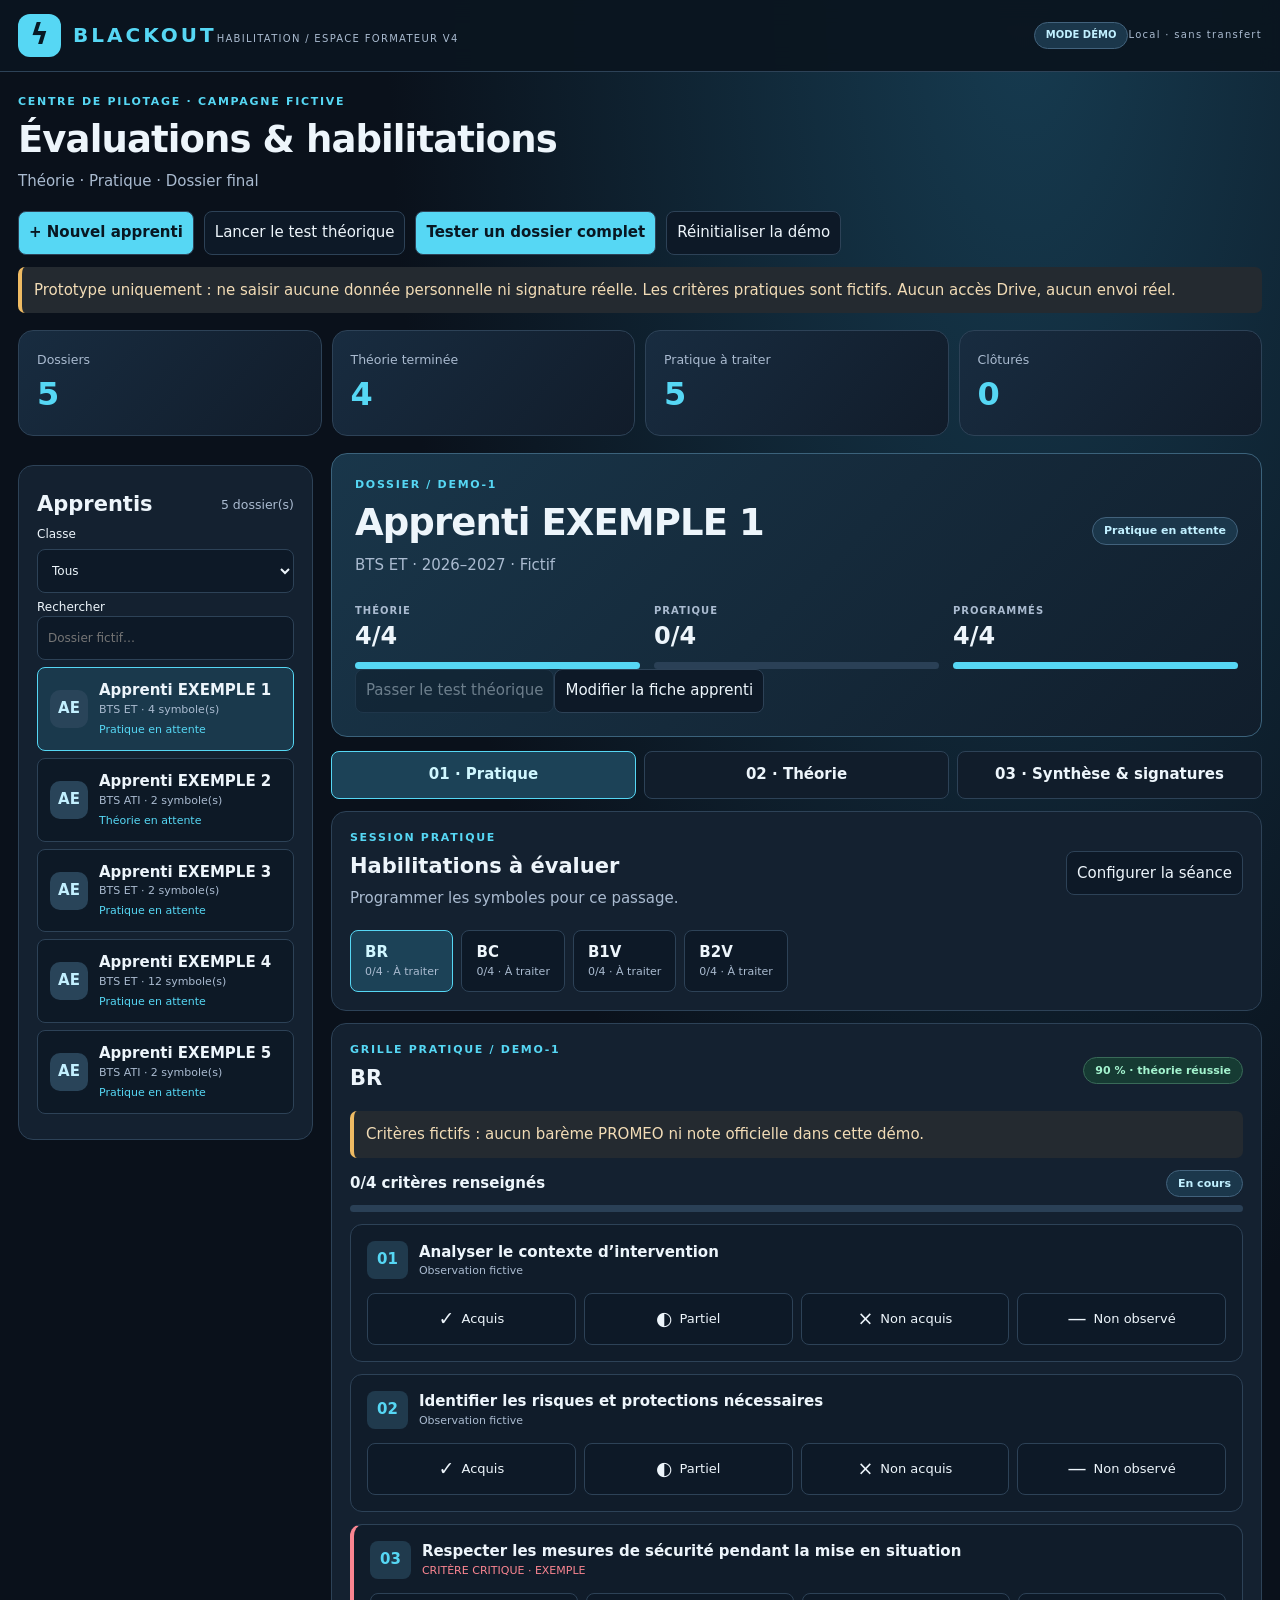
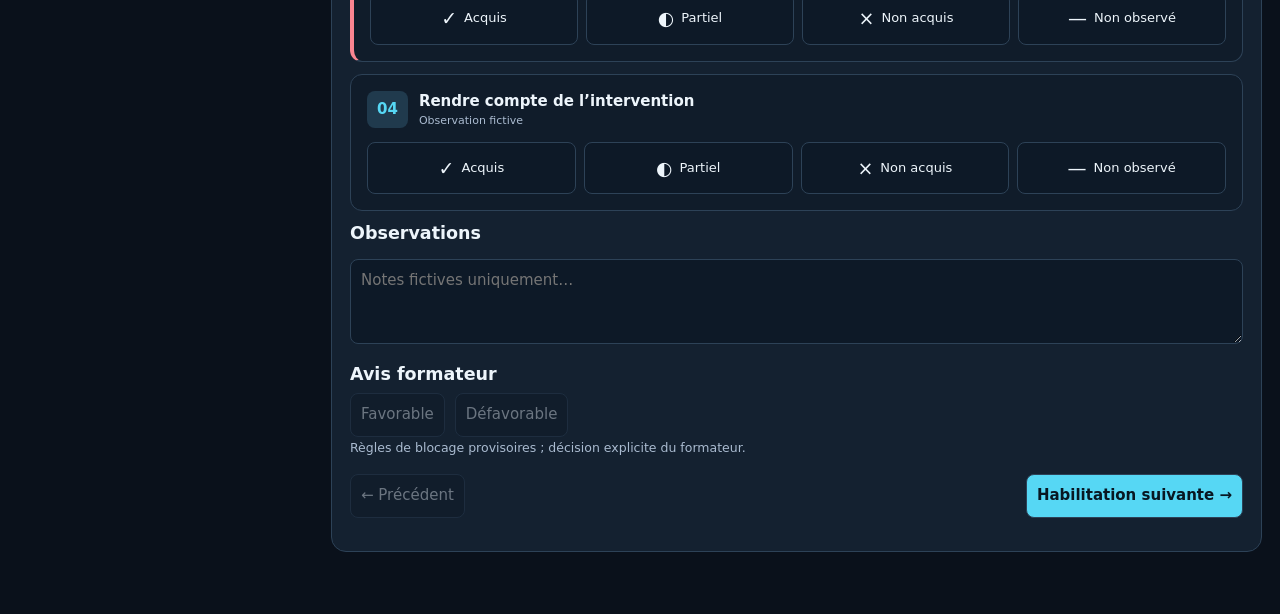
<file: demo-v4/index.html>
<!doctype html>
<html lang="fr"><meta charset="utf-8"><meta name="viewport" content="width=device-width,initial-scale=1"><title>BLACKOUT | Formateur V4 — démonstration</title>
<style>
:root{color-scheme:dark;--bg:#0b111a;--panel:#142131;--edge:#2a4256;--cyan:#56d7f4;--muted:#a7bbce;--red:#fa8591;--green:#49d8a4}*{box-sizing:border-box}body{margin:0;background:var(--bg);color:#edf5fb;font:16px system-ui,sans-serif}header{padding:20px;border-bottom:1px solid var(--edge);position:sticky;top:0;background:var(--bg);z-index:2}header b{color:var(--cyan);letter-spacing:3px}main{max-width:1100px;margin:auto;padding:18px}.panel{padding:20px;background:var(--panel);border:1px solid var(--edge);border-radius:14px;margin:12px 0}h1,h2,h3{margin:10px 0}p{line-height:1.5}.muted,small{color:var(--muted)}.notice{border-left:4px solid #efbb63;padding:12px;background:#242a30;color:#f2dcb6}.grid{display:grid;grid-template-columns:repeat(auto-fit,minmax(210px,1fr));gap:12px}.row{display:flex;gap:10px;flex-wrap:wrap;align-items:center;justify-content:space-between}button,input,select,textarea{font:inherit;border:1px solid var(--edge);border-radius:8px;padding:10px;color:inherit;background:#0d1927}button{cursor:pointer;min-height:44px}button.primary{background:var(--cyan);color:#081722;font-weight:800}button:disabled{opacity:.4;cursor:not-allowed}label{display:block}select,textarea{width:100%;margin:6px 0}.metric{font-size:30px;font-weight:800;color:var(--cyan)}.scroll{overflow:auto}table{width:100%;border-collapse:collapse}td,th{padding:12px;border-bottom:1px solid var(--edge);text-align:left}th{color:var(--muted)}.critical{border-left:4px solid var(--red)}.bad{color:var(--red)}.good{color:var(--green)}canvas{background:white;width:100%;height:120px;touch-action:none;border:1px solid var(--edge);border-radius:6px}#report{display:none}@media print{@page{size:A4;margin:13mm}header,#dashboard,#detail,.notice{display:none!important}body{background:white;color:black}#report{display:block!important}main{padding:0}.panel{background:white;border:1px solid #bbb}td,th{border:1px solid #aaa;color:black}img{max-width:100%}h2,h3{break-after:avoid}tr{break-inside:avoid}}:root{--bg:#0a111b;--panel:#142130;--edge:#2d4257;--cyan:#56d7f4;--muted:#aabbd0}body{background:radial-gradient(ellipse at 80% 0,#163b50,transparent 44%),var(--bg);font:15px/1.45 system-ui,sans-serif}header{display:flex;justify-content:space-between;align-items:center;gap:12px;padding:14px max(18px,calc((100vw - 1440px)/2));background:#0b1520f4;backdrop-filter:blur(12px)}.brand{display:flex;align-items:center;gap:12px}.logo{display:grid;place-items:center;width:43px;height:43px;border-radius:12px;background:var(--cyan);color:#071924;font-size:28px;font-weight:900}header b{font-size:20px;letter-spacing:3px}header small{font-size:10px;letter-spacing:1.3px}.label{font-size:11px;letter-spacing:1.7px;font-weight:800;color:var(--cyan)}main{max-width:1440px;padding:22px 18px 50px}h1,h2,h3{margin:8px 0;line-height:1.2}h1{font-size:clamp(25px,3vw,37px);letter-spacing:-.9px}h2{font-size:21px}p{margin:8px 0}.workspace{display:grid;grid-template-columns:minmax(245px,295px) minmax(0,1fr);gap:18px;align-items:start}.side{position:sticky;top:85px}.panel{padding:18px;border-radius:15px;margin:12px 0;background:var(--panel)}.hero{padding:23px;border:1px solid #3b627b;border-radius:16px;background:linear-gradient(135deg,#19364a,#111e2c);margin-bottom:14px}.hero-grid{display:grid;grid-template-columns:repeat(3,1fr);gap:14px;margin-top:20px}.hero-grid small{display:block;font-size:10px;letter-spacing:1px;font-weight:700}.hero-grid strong{font-size:24px}.track{height:7px;border-radius:8px;background:#2a4056;overflow:hidden;margin-top:8px}.track i{display:block;background:var(--cyan);height:100%}.metrics{display:grid;grid-template-columns:repeat(4,1fr);gap:10px;margin:17px 0}.metrics .panel{margin:0;background:linear-gradient(130deg,#182c40,#111c2a)}.metric{font-size:32px}.person{width:100%;display:flex;gap:11px;align-items:center;text-align:left;margin:7px 0;padding:12px;background:#0d1926;min-height:70px}.person.active{border-color:var(--cyan);background:#1a394c}.avatar{display:grid;place-items:center;width:38px;height:38px;flex:none;border-radius:10px;color:#c3f0ff;background:#294459;font-weight:850}.person span:last-child{display:flex;flex-direction:column}.person small{font-size:11px}.person em{font-style:normal;font-size:11px;color:var(--cyan);margin-top:4px}.steps{display:grid;grid-template-columns:repeat(3,1fr);gap:8px;margin:12px 0}.step{font-weight:750;background:#111d2b;min-height:48px}.step.active,.tab.active{border-color:var(--cyan);background:#1c4257;color:#d0f7ff}.scope-grid{display:grid;grid-template-columns:repeat(auto-fit,minmax(155px,1fr));gap:8px;margin:12px 0}.scope{display:flex;align-items:center;gap:9px;padding:11px;background:#0d1926;border:1px solid var(--edge);border-radius:10px;cursor:pointer}.scope small{display:block;font-size:11px}.scope input{accent-color:var(--cyan);width:22px;height:22px;flex:none}.tabs{display:flex;flex-wrap:wrap;gap:8px;margin-top:13px}.tab{display:flex;flex-direction:column;text-align:left;min-width:100px;padding:11px 14px}.tab small{font-size:11px}.pill{display:inline-block;border:1px solid #42627c;border-radius:99px;padding:5px 11px;font-size:11px;font-weight:750;color:#c1f0ff;background:#1b374b}.pill.ok{border-color:#396a58;background:#163b33;color:#a4f4cf}.pill.bad{border-color:#86434e;background:#42252d;color:#ffb2bb}.deferred{color:#ffd18a;font-size:13px;margin-top:10px}.criterion{border:1px solid var(--edge);border-radius:12px;padding:16px;margin:12px 0;background:#101c2a}.criterion.critical{border-left:4px solid var(--red)}.criterion-head{display:flex;align-items:center;gap:11px;margin-bottom:14px}.num{background:#203a4d;border-radius:8px;padding:8px 10px;font-weight:850;color:var(--cyan)}.criterion-head small{display:block;font-size:11px}.marks{display:grid;grid-template-columns:repeat(4,minmax(0,1fr));gap:8px}.mark{font-size:13px;min-height:52px;padding:8px 5px;display:flex;align-items:center;justify-content:center;gap:7px;white-space:normal}.mark span{font-size:19px}.mark.chosen.acquis,.chosen.favorable{border-color:var(--green);color:var(--green);background:#123e34}.mark.chosen.partiel{border-color:#ffd189;color:#ffd189;background:#41351f}.mark.chosen.non_acquis,.chosen.defavorable{border-color:var(--red);color:var(--red);background:#45252e}.mark.chosen.non_observe{background:#304257;border-color:#a7bbce}.navbottom{display:flex;justify-content:space-between;gap:10px;margin:15px 0}.notice{margin:12px 0;border-radius:7px}button{min-height:44px}button:focus-visible,input:focus-visible,textarea:focus-visible,select:focus-visible{outline:3px solid var(--cyan);outline-offset:2px}select,input[type=search]{width:100%;min-height:44px;padding:10px}textarea{resize:vertical;min-height:85px}.tiny{font-size:12px}.empty{border:1px dashed var(--edge);border-radius:14px;padding:28px;text-align:center;color:var(--muted)}.theory-item{border-top:1px solid var(--edge);padding:12px 0}.theory-item summary{color:var(--cyan);cursor:pointer}.report-table{min-width:460px}.viewname{font-size:12px;color:var(--muted)}.topright{text-align:right}.topright .pill{font-size:10px}@media(max-width:900px){.workspace{grid-template-columns:1fr}.side{position:static}.roster{display:grid;grid-template-columns:repeat(auto-fit,minmax(180px,1fr));gap:7px}.person{margin:0}.side-controls{display:grid;grid-template-columns:1fr 1fr;gap:10px}}@media(max-width:560px){main{padding:12px 10px 35px}header{padding:10px}.logo{width:35px;height:35px;font-size:24px}header b{font-size:15px}header small{font-size:8px}.metrics{grid-template-columns:1fr 1fr;gap:8px}.metrics .panel,.hero,.panel,.criterion{padding:13px}.marks{grid-template-columns:1fr 1fr}.steps{gap:5px}.step{font-size:12px;padding:7px 3px}.hero-grid{gap:8px}.hero-grid small{letter-spacing:0;font-size:9px}.tab{min-width:90px}.topright small{display:none}}@media print{#screen{display:none!important}#report{display:block!important}body{color:#172c44;background:#fff}}
#report.employer .emp-page{background:#fff;color:#132539;box-sizing:border-box;width:100%;font:10pt/1.3 Arial,sans-serif;padding:0;position:relative}
#report.employer .emp-header{display:block;position:relative;background:#132539!important;color:#fff!important;padding:14px 16px;border-top:4px solid #32c2e1}
#report.employer .emp-header h1{font-size:19pt;margin:9px 0 3px;color:#fff!important}#report.employer .emp-header p{margin:0;color:#c5eaf1!important;font-size:9pt}
.emp-brand{font-size:15pt;font-weight:800;letter-spacing:.05em;color:#fff!important}.emp-brand span{font-size:8pt;color:#b0dfe8!important}.emp-kicker{font-size:8pt;color:#b0dfe8!important}
#report.employer h2{font-size:12pt;margin:12px 0 7px;color:#132539}#report.employer h2 span{font-size:9pt;color:#007b93;margin-right:8px}
.emp-id{display:grid;grid-template-columns:1fr 1fr;gap:5px 10px;border:1px solid #d8e2eb;background:#f5f9fb;padding:8px}
.emp-id small,.emp-recommended small{display:block;font-size:7pt;font-weight:bold;color:#56677b;text-transform:uppercase}.emp-id strong{display:block;font-size:9pt;overflow-wrap:anywhere}
#report.employer .emp-table{width:100%;border-collapse:collapse;font-size:8.5pt;color:#132539;min-width:0}.emp-table th{background:#132539!important;color:#fff!important;padding:5px;text-align:left}.emp-table td{border-bottom:1px solid #d8e2eb;padding:4px 5px;vertical-align:top}.emp-table tr:nth-child(odd){background:#f1f6f9}
.emp-note{font-size:7pt;color:#56677b}.emp-tag{display:inline-block;font-size:8pt;font-weight:bold;padding:2px 5px;border-radius:3px;white-space:nowrap}.emp-tag.good{background:#e5f3ea;color:#156448}.emp-tag.bad{background:#fbe8eb;color:#a12c40}.emp-tag.wait{background:#fff2d7;color:#805a0f}
.emp-recommended{background:#e8f5f6;border-left:3px solid #007b93;padding:7px 9px;margin-top:8px}.emp-recommended strong{display:block;color:#156448;font-size:12pt;overflow-wrap:anywhere}
.emp-sign-grid{display:grid;grid-template-columns:1fr 1fr;gap:10px}.emp-sign{border:1px solid #d8e2eb;padding:7px;font-size:8pt}.emp-sign-zone{height:45px;display:flex;align-items:center;justify-content:center;background:#f5f9fb;color:#56677b;font-size:7pt;margin:5px 0}.emp-sign-zone img{max-height:45px;max-width:100%;object-fit:contain}
.emp-legal{font-size:8pt;padding:6px;background:#f1f6f9;margin-top:8px;color:#40536a;overflow-wrap:anywhere}
.emp-reasons{display:grid;gap:5px}.emp-reason{padding:5px 8px;border:1px solid #d8e2eb;border-left:3px solid #805a0f;background:#f8fbfc;break-inside:avoid;overflow-wrap:anywhere;font-size:8.2pt}.emp-reason.good{border-left-color:#156448}.emp-reason.bad{border-left-color:#a12c40}.emp-reason-head{display:flex;align-items:center;justify-content:space-between}.emp-reason p{margin:2px 0}.emp-foot{display:flex;justify-content:space-between;border-top:1px solid #d8e2eb;padding-top:5px;font-size:7pt;color:#56677b;margin-top:8px}
@media screen{#report.employer.preview{display:block;position:fixed;inset:0;z-index:9999;background:#e0e8ee;overflow:auto;padding:16px;color:#132539}#report.employer.preview .emp-page{max-width:184mm;margin:0 auto 15px;padding:12px;box-shadow:0 4px 18px #0002}#report.employer .emp-toolbar{display:flex;flex-wrap:wrap;gap:8px;justify-content:center;position:sticky;top:0;background:#132539;padding:8px;z-index:10000}#report.employer .emp-toolbar button{color:#fff;background:#183b50}#report.employer .emp-toolbar p{color:#fff;font-size:12px}}
@media print{@page{size:A4 portrait;margin:13mm}#report.employer{display:block!important;padding:0!important;position:static!important;overflow:visible!important;color:#132539!important;print-color-adjust:exact;-webkit-print-color-adjust:exact}#report.employer .emp-page{width:184mm;min-height:260mm;break-after:page;page-break-after:always}#report.employer .emp-page:last-child{break-after:auto;page-break-after:auto}#report.employer .emp-toolbar{display:none!important}#report.employer .emp-header{display:block!important;position:relative!important}#report.employer .emp-foot{margin-top:8px}#report.employer .emp-reason{break-inside:avoid}}
</style>
<header><div class="brand"><span class="logo">ϟ</span><div><b>BLACKOUT</b><small>HABILITATION / ESPACE FORMATEUR V4</small></div></div><div class="topright"><span class="pill">MODE DÉMO</span><small id="storage">Local · sans transfert</small></div></header>
<main><div id="screen"><div class="label">CENTRE DE PILOTAGE · CAMPAGNE FICTIVE</div><div class="row"><div><h1>Évaluations & habilitations</h1><p class="muted">Théorie · Pratique · Dossier final</p></div><div class="row"><button class="primary" id="newLearner">+ Nouvel apprenti</button><button id="learnerPortal">Lancer le test théorique</button><button class="primary" id="sample">Tester un dossier complet</button><button id="reset">Réinitialiser la démo</button></div></div><p class="notice">Prototype uniquement : ne saisir aucune donnée personnelle ni signature réelle. Les critères pratiques sont fictifs. Aucun accès Drive, aucun envoi réel.</p><div id="metrics" class="metrics"></div><div class="workspace"><aside id="dashboard" class="panel side"></aside><section id="detail"></section></div></div><section id="report"></section><dialog id="entry" style="width:min(95vw,650px);max-height:90vh;overflow:auto;background:#142130;color:#edf5fb;border:1px solid #56d7f4;border-radius:16px;padding:24px"></dialog></main>
<script>/* V4 — noyau du dossier, règles pédagogiques provisoires */
const BlackoutCore=(function buildCore(){
 const profiles=["B0_éxécutant","B0_Chargé_de_chantier","B1V","B2V","BC","BE_mesurage","BE_Essais","BE_Manœuvre","BP","BR","BS","BF_HF"];
 function summarize(d,p){
  const t=d.theory[p]||null,g=d.practice[p]||null;
  const criteria=g?.criteria||[];
  const marked=criteria.filter(c=>["acquis","partiel","non_acquis","non_observe"].includes(c.mark));
  const critical=marked.filter(c=>c.critical&&c.mark!=="acquis");
  const complete=Boolean(g?.gridVersion&&criteria.length&&marked.length===criteria.length&&marked.every(c=>c.mark!=="non_observe"));
  return {theory:t? (t.passed?"réussie":"non réussie"):"à passer",practice:!complete?"à compléter":critical.length?"alerte critique":"évaluée",critical:critical.length,complete,canReview:Boolean(t&&complete),canFavor:Boolean(t?.passed&&complete&&!critical.length)};
 }
 function status(d){if(d.closed)return "Clôturé";if(d.profiles.some(p=>!d.theory[p]))return "Théorie en attente";if(d.profiles.some(p=>!summarize(d,p).complete))return "Pratique en attente";return "À valider / signer";}
 function attachTheory(d,packet){
  if(d.closed)throw Error("Dossier clôturé");
  if(packet.caseId!==d.caseId||packet.campaignId!==d.campaignId)throw Error("Identifiant ou campagne incompatible");
  if(!packet.results||typeof packet.results!=="object")throw Error("Résultats absents");
  const entries=Object.entries(packet.results);
  if(!entries.length)throw Error("Aucun résultat");
  for(const [p,r] of entries){
   if(!d.profiles.includes(p)||r.profile!==p||!Number.isInteger(r.good)||!Number.isInteger(r.total)||r.total<=0||r.good<0||r.good>r.total||!Array.isArray(r.details)||!Array.isArray(r.critical)||typeof r.passed!=="boolean")throw Error("Résultat invalide");
   if(d.theory[p])throw Error("Résultat déjà présent : reprise explicite nécessaire");
  }
  const next=JSON.parse(JSON.stringify(d));for(const [p,r] of entries)next.theory[p]={...r,source:"déclaratif / non authentifié"};next.revision++;return next;
 }
 function reviewAllowed(d){
  return d.profiles.every(p=>{const s=summarize(d,p),a=d.opinions[p];return s.canReview&&["favorable","defavorable"].includes(a)&&(a!=="favorable"||s.canFavor);});
 }
 return {profiles,summarize,status,attachTheory,reviewAllowed};
})();
</script>
<script>
"use strict";
const C=BlackoutCore, esc=v=>String(v??"").replace(/[&<>"']/g,x=>({"&":"&amp;","<":"&lt;",">":"&gt;",'"':"&quot;","'":"&#39;"}[x]));
const mkResult=(p,passed)=>({profile:p,good:passed?18:12,total:20,score:passed?90:60,passed,critical:passed?[]:["EX-02"],details:[{question:"Question fictive 1 (démonstration)",selected:["Réponse exemple"],expected:["Réponse exemple"],ok:true,critical:false},{question:"Question fictive 2 (démonstration)",selected:["Choix A"],expected:[passed?"Choix A":"Choix B"],ok:passed,critical:!passed}],date:"2026-11-26"});
function dossier(i,classe,profiles,done){let d={caseId:"DEMO-"+i,campaignId:"DEMO-2026",identity:{nom:"EXEMPLE "+i,prenom:"Apprenti",classe},profiles,theory:{},practice:{},opinions:{},signatures:{},revision:0,closed:false};if(done)d=C.attachTheory(d,{caseId:d.caseId,campaignId:d.campaignId,results:Object.fromEntries(profiles.map(p=>[p,mkResult(p,i!==3)]))});return d;}
const labels={"B0_éxécutant":"B0 exécutant","B0_Chargé_de_chantier":"B0 chargé de chantier","BE_mesurage":"BE Mesurage","BE_Essais":"BE Essai","BE_Manœuvre":"BE Manœuvre","BF_HF":"BF-HF"};
const label=p=>labels[p]||p;
const choices=[["acquis","Acquis","✓"],["partiel","Partiel","◐"],["non_acquis","Non acquis","×"],["non_observe","Non observé","—"]];
const key="blackout-v4-da-demo-2";
const initial=()=>[dossier(1,"BTS ET",["BR","BC","B1V","B2V"],true),dossier(2,"BTS ATI",["BS","BE_mesurage"],false),dossier(3,"BTS ET",["BR","BS"],true),dossier(4,"BTS ET",C.profiles,true),dossier(5,"BTS ATI",["B0_éxécutant","BE_Manœuvre"],true)].map(d=>({...d,scope:[...d.profiles]}));
let dossiers=initial(),selected=dossiers[0].caseId,filter="Tous",query="",tab="BR",view="practice",scopeOpen=false;
try{let raw=JSON.parse(localStorage.getItem(key)||"null");if(Array.isArray(raw)&&raw.length>=5&&raw.length<=500&&raw.every(d=>d.caseId?.startsWith("DEMO-")&&Array.isArray(d.scope)))dossiers=raw}catch{}
function saveDemo(){try{localStorage.setItem(key,JSON.stringify(dossiers));$("storage").textContent="Brouillon démo sauvegardé"}catch{$("storage").textContent="Session en mémoire"}}
function progress(n,t){return '<div class="track" role="progressbar" aria-valuemin="0" aria-valuemax="'+t+'" aria-valuenow="'+n+'"><i style="width:'+(t?100*n/t:0)+'%"></i></div>'}
function pill(t,k=""){return '<span class="pill '+k+'">'+esc(t)+'</span>'}
function toggleScope(d,p,on){if(d.closed||!d.profiles.includes(p))return false;d.scope=on?d.profiles.filter(x=>x===p||d.scope.includes(x)):d.scope.filter(x=>x!==p);invalidate(d);return true}
function canClose(d){return !d.closed&&C.reviewAllowed(d)}
function status(d){return C.status(d)}
const DEMO_GRIDS={"BR":["Analyser le contexte d’intervention","Identifier les risques et protections nécessaires","Respecter les mesures de sécurité pendant la mise en situation","Rendre compte de l’intervention"],"BC":["Identifier le périmètre de consignation","Préparer les moyens et documents","Réaliser la mise en situation de consignation en sécurité","Renseigner les documents et transmettre les informations"],"B1V":["Comprendre les instructions du chargé de travaux","Identifier les limites de la zone de travail","Respecter les protections et consignes","Signaler les anomalies"],"B2V":["Préparer et organiser les travaux","Informer les exécutants des limites et risques","Contrôler le respect des mesures de sécurité","Clôturer et rendre compte"],"BS":["Identifier les limites de l’intervention élémentaire","Préparer les moyens adaptés","Respecter la procédure de sécurité observée","Rendre compte"],"BE_mesurage":["Identifier le mesurage demandé","Choisir les moyens adaptés","Respecter les mesures de sécurité","Communiquer les résultats"],"BE_Essais":["Préparer la situation d’essai","Identifier les risques et limites","Respecter les mesures de sécurité","Rendre compte des résultats"],"BE_Manœuvre":["Identifier la manœuvre demandée","Vérifier les instructions","Respecter les mesures de sécurité","Confirmer la réalisation"],"BP":["Identifier le périmètre photovoltaïque","Identifier les risques spécifiques","Respecter les consignes de sécurité","Rendre compte"],"BF_HF":["Identifier le contexte de fouille","Repérer les limites et risques","Respecter les consignes en présence de câbles","Alerter en cas d’anomalie"],"B0_éxécutant":["Identifier les risques électriques","Comprendre les limites de l’activité","Respecter les consignes et distances","Alerter en cas de danger"],"B0_Chargé_de_chantier":["Analyser le chantier","Informer les intervenants","Contrôler les limites et mesures de sécurité","Rendre compte"]};
function initGrid(d,p){if(d.practice[p])return d.practice[p];return d.practice[p]={gridVersion:"DEMO-1",criteria:(DEMO_GRIDS[p]||["Analyser la situation","Préparer les moyens","Respecter les consignes","Rendre compte"]).map((text,i)=>({text,critical:i===2,mark:""})),observations:""}}
function count(d,p){return initGrid(d,p).criteria.filter(c=>c.mark&&c.mark!=="non_observe").length}
function setMark(d,p,i,v){if(d.closed||!d.scope.includes(p)||!choices.some(c=>c[0]===v)||!initGrid(d,p).criteria[i])return false;initGrid(d,p).criteria[i].mark=v;delete d.opinions[p];invalidate(d);return true}
function ensureTab(d){if(!d.scope.includes(tab))tab=d.scope[0]||null}
const $=id=>document.getElementById(id);
function dashboard(){let group=dossiers.filter(d=>filter==="Tous"||d.identity.classe===filter),list=group.filter(d=>(d.identity.prenom+" "+d.identity.nom+" "+d.caseId).toLowerCase().includes(query.toLowerCase()));$("metrics").innerHTML=[["Dossiers",group.length],["Théorie terminée",group.filter(d=>d.profiles.every(p=>d.theory[p])).length],["Pratique à traiter",group.filter(d=>!d.closed&&d.profiles.some(p=>!C.summarize(d,p).complete)).length],["Clôturés",group.filter(d=>d.closed).length]].map(([t,n])=>'<div class="panel"><small>'+t+'</small><div class="metric">'+n+'</div></div>').join("");
$("dashboard").innerHTML='<div class="row"><h2>Apprentis</h2><small>'+list.length+' dossier(s)</small></div><div class="side-controls"><label class="tiny">Classe<select id="classFilter">'+["Tous",...new Set(dossiers.map(d=>d.identity.classe))].map(c=>'<option '+(filter===c?"selected":"")+'>'+esc(c)+'</option>').join("")+'</select></label><label class="tiny">Rechercher<input type="search" id="search" placeholder="Dossier fictif…" value="'+esc(query)+'"></label></div><div id="roster" class="roster">'+list.map(d=>'<button class="person '+(d.caseId===selected?"active":"")+'" data-open="'+d.caseId+'"><span class="avatar">'+esc(d.identity.prenom.slice(0,1)+d.identity.nom.slice(0,1))+'</span><span><b>'+esc(d.identity.prenom+" "+d.identity.nom)+'</b><small>'+esc(d.identity.classe)+' · '+d.profiles.length+' symbole(s)</small><em>'+esc(status(d))+'</em></span></button>').join("")+'</div>';
$("classFilter").onchange=e=>{filter=e.target.value;const d=current();if(filter!=="Tous"&&d?.identity.classe!==filter){selected=dossiers.find(x=>x.identity.classe===filter)?.caseId||null;tab=null;view="practice";scopeOpen=false;}dashboard();detail()};$("search").oninput=e=>{query=e.target.value;let start=e.target.selectionStart;dashboard();$("search").focus();try{$("search").setSelectionRange(start,start)}catch{}};
$("dashboard").querySelectorAll("[data-open]").forEach(b=>b.onclick=()=>{selected=b.dataset.open;tab=null;view="practice";scopeOpen=false;dashboard();detail();if(innerWidth<901)$("detail").scrollIntoView({behavior:"smooth"})})}
$("reset").onclick=()=>{if(!confirm("Réinitialiser les données fictives ?"))return;dossiers=initial();selected=dossiers[0].caseId;tab="BR";view="practice";scopeOpen=false;saveDemo();dashboard();detail()};
function invalidate(d){d.signatures={};d.revision++;}function current(){return dossiers.find(d=>d.caseId===selected)}
function detail(){const d=current();if(!d){$("detail").innerHTML='<div class="empty">Sélectionner un apprenti.</div>';return}
d.profiles.forEach(p=>initGrid(d,p));ensureTab(d);const td=d.profiles.filter(p=>d.theory[p]).length,pd=d.profiles.filter(p=>C.summarize(d,p).complete).length,n=d.profiles.length;
$("detail").innerHTML='<section class="hero"><div class="row"><div><div class="label">DOSSIER / '+esc(d.caseId)+'</div><h1>'+esc(d.identity.prenom+" "+d.identity.nom)+'</h1><p class="muted">'+esc(d.identity.classe)+' · 2026–2027 · Fictif</p></div>'+pill(status(d))+'</div><div class="hero-grid">'+[["THÉORIE",td],["PRATIQUE",pd],["PROGRAMMÉS",d.scope.length]].map(([t,v])=>'<div><small>'+t+'</small><strong>'+v+'/'+n+'</strong>'+progress(v,n)+'</div>').join("")+'</div></section><div class="steps">'+[["practice","01 · Pratique"],["theory","02 · Théorie"],["final","03 · Synthèse & signatures"]].map(([v,t])=>'<button class="step '+(v===view?"active":"")+'" data-view="'+v+'" aria-pressed="'+(v===view)+'">'+t+'</button>').join("")+'</div>';
if(!d.closed){const launch=document.createElement("button");launch.textContent="Passer le test théorique";launch.disabled=d.profiles.every(p=>d.theory[p]);launch.onclick=()=>$("learnerPortal").click();$("detail").querySelector(".hero").append(launch);const edit=document.createElement("button");edit.textContent="Modifier la fiche apprenti";edit.onclick=()=>openEntry("edit");$("detail").querySelector(".hero").append(edit)}
$("detail").querySelectorAll("[data-view]").forEach(b=>b.onclick=()=>{view=b.dataset.view;detail()});
if(view==="theory"){$("detail").insertAdjacentHTML("beforeend",'<section class="panel"><div class="label">RÉSULTATS THÉORIQUES</div><h2>Historique du dossier</h2><p class="muted">Résultats et corrigés fictifs.</p>'+d.profiles.map(p=>{let r=d.theory[p];return '<div class="theory-item"><div class="row"><b>'+esc(label(p))+'</b>'+pill(r?r.score+" % · "+(r.passed?"Réussie":"Non réussie"):"À passer",r?(r.passed?"ok":"bad"):"")+'</div>'+(r?'<p class="muted">'+r.good+'/'+r.total+' · '+r.critical.length+' erreur(s) critique(s)</p><details><summary>Voir le corrigé</summary>'+r.details.map(q=>'<p>'+esc(q.question)+'<br>Donnée : '+esc(q.selected.join(", "))+'<br>Attendue : '+esc(q.expected.join(", "))+'</p>').join("")+'</details>':"")+'</div>'}).join("")+'</section>');return}
if(view==="practice"){
const disabled=d.closed?"disabled":"",scope=document.createElement("section");scope.className="panel";
scope.innerHTML='<div class="row"><div><div class="label">SESSION PRATIQUE</div><h2>Habilitations à évaluer</h2><p class="muted">Programmer les symboles pour ce passage.</p></div><button id="configure" aria-expanded="'+scopeOpen+'">'+(scopeOpen?"Fermer la sélection":"Configurer la séance")+'</button></div>'+(scopeOpen?'<div class="scope-grid">'+d.profiles.map(p=>'<label class="scope"><input type="checkbox" data-scope="'+esc(p)+'" '+(d.scope.includes(p)?"checked":"")+' '+disabled+'><span><b>'+esc(label(p))+'</b><small>'+(d.scope.includes(p)?"Programmé":"Reporté")+'</small></span></label>').join("")+'</div><small>Un report ne supprime ni la théorie ni les observations. Il ne vaut pas validation.</small>':"")+'<div class="tabs">'+d.scope.map(p=>{let s=C.summarize(d,p);return '<button class="tab '+(tab===p?"active":"")+'" data-tab="'+esc(p)+'" aria-pressed="'+(tab===p)+'"><b>'+esc(label(p))+'</b><small>'+count(d,p)+'/'+initGrid(d,p).criteria.length+' · '+(s.critical?"Alerte":s.complete?"Évaluée":"À traiter")+'</small></button>'}).join("")+'</div>'+(d.profiles.some(p=>!d.scope.includes(p))?'<div class="deferred">Reportés : '+d.profiles.filter(p=>!d.scope.includes(p)).map(p=>esc(label(p))).join(" · ")+'</div>':"");
$("detail").append(scope);$("configure").onclick=()=>{scopeOpen=!scopeOpen;detail()};scope.querySelectorAll("[data-scope]").forEach(el=>el.onchange=()=>{if(toggleScope(d,el.dataset.scope,el.checked)){ensureTab(d);saveDemo();dashboard();detail()}});scope.querySelectorAll("[data-tab]").forEach(b=>b.onclick=()=>{tab=b.dataset.tab;detail()});
if(!tab){$("detail").insertAdjacentHTML("beforeend",'<div class="empty">Aucun symbole programmé. Ouvrir la sélection pour reprendre une évaluation.</div>');return}
const p=tab,g=initGrid(d,p),s=C.summarize(d,p),t=d.theory[p],section=document.createElement("section");section.className="panel";
section.innerHTML='<div class="row"><div><div class="label">GRILLE PRATIQUE / '+esc(g.gridVersion)+'</div><h2>'+esc(label(p))+'</h2></div>'+pill(t?t.score+" % · théorie "+(t.passed?"réussie":"non réussie"):"Théorie en attente",t?(t.passed?"ok":"bad"):"")+'</div><p class="notice">Critères fictifs : aucun barème PROMEO ni note officielle dans cette démo.</p><div class="row"><b>'+count(d,p)+'/'+g.criteria.length+' critères renseignés</b>'+pill(s.critical?"Alerte critique":s.complete?"Grille renseignée":"En cours",s.critical?"bad":s.complete?"ok":"")+'</div>'+progress(count(d,p),g.criteria.length)+g.criteria.map((c,i)=>'<article class="criterion '+(c.critical?"critical":"")+'"><div class="criterion-head"><span class="num">'+String(i+1).padStart(2,"0")+'</span><div><b>'+esc(c.text)+'</b><small class="'+(c.critical?"bad":"")+'">'+(c.critical?"CRITÈRE CRITIQUE · EXEMPLE":"Observation fictive")+'</small></div></div><div class="marks">'+choices.map(([v,l,icon])=>'<button class="mark '+v+' '+(c.mark===v?"chosen":"")+'" data-i="'+i+'" data-mark="'+v+'" aria-pressed="'+(c.mark===v)+'" '+disabled+'><span>'+icon+'</span>'+l+'</button>').join("")+'</div></article>').join("")+'<h3>Observations</h3><textarea data-observation maxlength="600" placeholder="Notes fictives uniquement…" '+disabled+'>'+esc(g.observations)+'</textarea><h3>Avis formateur</h3><div class="row" style="justify-content:start">'+[["favorable","Favorable"],["defavorable","Défavorable"]].map(([v,l])=>'<button data-opinion="'+v+'" class="'+v+' '+(d.opinions[p]===v?"chosen":"")+'" aria-pressed="'+(d.opinions[p]===v)+'" '+(d.closed||!s.canReview||(v==="favorable"&&!s.canFavor)?"disabled":"")+'>'+l+'</button>').join("")+'</div><small>Règles de blocage provisoires ; décision explicite du formateur.</small><div class="navbottom"><button data-move="-1" '+(d.scope.indexOf(p)===0?"disabled":"")+'>← Précédent</button><button class="primary" data-move="1" '+(d.scope.indexOf(p)===d.scope.length-1?"disabled":"")+'>Habilitation suivante →</button></div>';
$("detail").append(section);section.querySelectorAll("[data-mark]").forEach(el=>el.onclick=()=>{if(setMark(d,p,Number(el.dataset.i),el.dataset.mark)){saveDemo();dashboard();detail()}});section.querySelector("[data-observation]").oninput=e=>{g.observations=e.target.value;invalidate(d);saveDemo()};section.querySelectorAll("[data-opinion]").forEach(el=>el.onclick=()=>{if(d.closed)return;const a=C.summarize(d,p),v=el.dataset.opinion;if(!a.canReview||(v==='favorable'&&!a.canFavor))return;d.opinions[p]=v;invalidate(d);saveDemo();dashboard();detail()});section.querySelectorAll("[data-move]").forEach(el=>el.onclick=()=>{tab=d.scope[d.scope.indexOf(p)+Number(el.dataset.move)]||p;detail()});return}
$("detail").insertAdjacentHTML("beforeend",'<section class="panel scroll"><div class="label">CONTRÔLE FINAL</div><h2>Synthèse du dossier</h2><table class="report-table"><thead><tr><th>Symbole</th><th>Théorie</th><th>Pratique</th><th>Avis</th></tr></thead><tbody>'+d.profiles.map(p=>{let s=C.summarize(d,p);return '<tr><td><b>'+esc(label(p))+'</b></td><td>'+esc(s.theory)+'</td><td>'+esc(d.scope.includes(p)?s.practice:s.complete?"Évaluée · reportée":"Reportée / non évaluée")+'</td><td>'+esc(d.opinions[p]||"En attente")+'</td></tr>'}).join("")+'</tbody></table><p class="muted">La clôture exige une évaluation complète et un avis pour chaque symbole attribué. Les résultats déjà acquis restent conservés.</p></section>');

 const box=document.createElement("section");box.className="panel";const can=canClose(d);
 box.innerHTML='<h2>Clôture et signatures de démonstration</h2><p>'+(can?"Synthèse prête pour le visa de test.":"Compléter théorie, pratique et avis de tous les symboles avant de signer.")+'</p><div class="grid">'+["learner","trainer"].map(role=>'<div><h3>'+(role==="learner"?"Apprenti":"Formateur")+'</h3><canvas id="pad-'+role+'" width="600" height="150"></canvas><p><button data-clear="'+role+'" '+(!can||d.closed?"disabled":"")+'>Effacer</button></p></div>').join("")+'</div><div class="row"><button class="primary" id="close" '+(!can||d.closed?"disabled":"")+'>Clôturer la démonstration</button><button id="print" '+(!d.closed?"disabled":"")+'>PDF pédagogique complet</button><button id="employer">Aperçu PDF entreprise · 2 pages</button></div><p class="muted">Aucun envoi automatique dans cette version.</p>';$("detail").append(box);
 for(const role of ["learner","trainer"]){const pad=$("pad-"+role),ctx=pad.getContext("2d");ctx.strokeStyle="#17334d";ctx.lineWidth=3;ctx.lineCap="round";if(d.signatures[role]){const img=new Image();img.onload=()=>ctx.drawImage(img,0,0);img.src=d.signatures[role].image}let active=false,moved=false;function xy(e){const r=pad.getBoundingClientRect();return [(e.clientX-r.left)*pad.width/r.width,(e.clientY-r.top)*pad.height/r.height]}pad.onpointerdown=e=>{if(!can||d.closed)return;active=true;moved=false;pad.setPointerCapture(e.pointerId);ctx.beginPath();ctx.moveTo(...xy(e));};pad.onpointermove=e=>{if(!active)return;moved=true;ctx.lineTo(...xy(e));ctx.stroke()};function finish(){if(active&&moved)d.signatures[role]={image:pad.toDataURL("image/png"),at:new Date().toISOString(),revision:d.revision};active=false;saveDemo()}pad.onpointerup=finish;pad.onpointercancel=finish;box.querySelector('[data-clear="'+role+'"]').onclick=()=>{delete d.signatures[role];ctx.clearRect(0,0,pad.width,pad.height);saveDemo()};}
 $("close").onclick=()=>{if(!canClose(d)||!["learner","trainer"].every(r=>d.signatures[r]?.revision===d.revision)){alert("Les deux signatures de démonstration sont nécessaires.");return}d.closed=true;d.closedAt=new Date().toISOString();saveDemo();dashboard();detail()};$("print").onclick=()=>{report(d);window.print()};$("employer").onclick=()=>{previewEmployer(d)};
}
function employerReport(d){
 const marksText={acquis:"Acquis",partiel:"Partiel",non_acquis:"Non acquis",non_observe:"Non observé"};
 const rows=d.profiles.map(p=>{
  const r=d.theory[p],g=d.practice[p],s=C.summarize(d,p);
  const opinion=d.opinions[p],eligible=s.canReview&&(opinion==="defavorable"||(opinion==="favorable"&&s.canFavor));
  const status=eligible?(opinion==="favorable"?"Favorable":"Défavorable"):"En attente";
  const crit=(g?.criteria||[]).filter(c=>c.critical&&["partiel","non_acquis"].includes(c.mark));
  const acquired=(g?.criteria||[]).filter(c=>c.mark==="acquis").length;
  const incomplete=(g?.criteria||[]).filter(c=>!c.mark||c.mark==="non_observe").length;
  const other=(g?.criteria||[]).filter(c=>!c.critical&&["partiel","non_acquis"].includes(c.mark));
  const theoryCritical=r?r.critical.length:null;
  let findings=[];
  if(g?.criteria?.length)findings.push(acquired+"/"+g.criteria.length+" critères acquis"+(incomplete?" · "+incomplete+" non observé(s)":""));
  if(crit.length)findings.push("Écart(s) critique(s) pratique(s) : "+crit.map(c=>c.text+" ("+marksText[c.mark]+")").join(" ; "));
  if(other.length)findings.push("Autre(s) écart(s) : "+other.map(c=>c.text+" ("+marksText[c.mark]+")").join(" ; "));
  if(theoryCritical)findings.push(theoryCritical+" erreur(s) critique(s) théorique(s)");
  if(r&&!r.passed)findings.push("Théorie non réussie");
  if(g?.observations?.trim())findings.push("Observation : "+g.observations.trim());
  let next=[];
  if(!r)next.push("Évaluer la théorie");
  else if(!r.passed)next.push("Reprendre la théorie");
  if(!s.complete)next.push("Compléter l’évaluation pratique");
  else if(crit.length||other.length)next.push("Revoir les écarts pratiques avec le formateur");
  if(status==="Défavorable")next.push("Réévaluer avant un nouvel avis");
  if(status==="En attente"&&s.canReview)next.push("Renseigner l’avis du formateur");
  if(!next.length&&status==="Favorable")next.push("Aucune reprise indiquée dans cette simulation");
  return {symbol:label(p),theory:r?r.score+" % · "+(r.passed?"réussie":"non réussie"):"À passer",practice:s.complete?(crit.length?"Écart critique":other.length?"Évaluée avec écarts":"Évaluée"):"Non finalisée",critical:(theoryCritical===null?"—":theoryCritical)+" / "+(g?.criteria?.length?crit.length:"—"),status,kind:status==="Favorable"?"good":status==="Défavorable"?"bad":"wait",findings:findings.join(" • ")||"Aucune observation disponible.",next:next.join(" ; ")};
 });
 const recommended=rows.filter(r=>r.status==="Favorable").map(r=>r.symbol);
 const signed=!!d.closed&&["learner","trainer"].every(r=>d.signatures[r]?.revision===d.revision&&d.signatures[r]?.image?.startsWith("data:image/png;base64,"));
 const heading=(title,subtitle)=>'<header class="emp-header"><div class="emp-brand">BLACKOUT <span>HABILITATION / V4</span></div><div class="emp-kicker">SPÉCIMEN · '+esc(d.caseId)+'</div><h1>'+title+'</h1><p>'+subtitle+'</p></header>';
 const foot=n=>'<footer class="emp-foot">DÉMONSTRATION FICTIVE — non valable administrativement <b>'+n+' / 2</b></footer>';
 const field=(a,b)=>'<div><small>'+a+'</small><strong>'+esc(b)+'</strong></div>';
 const badge=r=>'<span class="emp-tag '+r.kind+'">'+esc(r.status)+'</span>';
 const signatures=["learner","trainer"].map(r=>'<div class="emp-sign"><strong>'+(r==="learner"?"Apprenti — prise de connaissance":"Formateur — avis après formation")+'</strong><div class="emp-sign-zone">'+(signed?'<img alt="Signature fictive" src="'+esc(d.signatures[r].image)+'">':"Zone de signature — non signée")+'</div><small>'+(signed?esc(d.signatures[r].at):"Date : à renseigner")+'</small></div>').join("");
 return '<div class="emp-page">'+heading("Avis après formation électrique","Formation préalable à l’habilitation · Synthèse employeur")+'<h2><span>01</span> Identification et formation</h2><div class="emp-id">'+field("Apprenti",d.identity.prenom+" "+d.identity.nom)+field("Classe",d.identity.classe)+field("Entreprise",d.identity.entreprise||"À renseigner")+field("Organisme / lieu",d.identity.organisme||"À renseigner")+field("Stage / type","Prévention du risque électrique / à renseigner")+field("Dates et durées théorie / pratique",[d.identity.dateTheorie,d.identity.datePratique,d.identity.duree].filter(Boolean).join(" / ")||"À renseigner")+field("Formateur / fonction",d.identity.formateur||"À renseigner")+field("Statut du document",signed?"Simulation signée":"Brouillon non signé")+'</div><h2><span>02</span> Avis par symbole</h2><table class="emp-table"><thead><tr><th>Symbole</th><th>Théorie</th><th>Pratique</th><th>Critiques T / P*</th><th>Avis</th></tr></thead><tbody>'+rows.map(r=>'<tr><td><b>'+esc(r.symbol)+'</b></td><td>'+esc(r.theory)+'</td><td>'+esc(r.practice)+'</td><td>'+esc(r.critical)+'</td><td>'+badge(r)+'</td></tr>').join("")+'</tbody></table><small class="emp-note">* Écarts critiques relevés, théorie / pratique. Un total nul ne valide pas une épreuve incomplète.</small><div class="emp-recommended"><small>SYMBOLES RECOMMANDÉS — '+(signed?"SIMULATION SIGNÉE":"PROPOSITION NON SIGNÉE")+'</small><strong>'+esc(recommended.join(" · ")||"Aucun avis favorable renseigné")+'</strong></div><h2><span>03</span> Visa et prise de connaissance</h2><div class="emp-sign-grid">'+signatures+'</div><p class="emp-legal">Cet avis après formation ne constitue pas un titre d’habilitation. L’employeur décide de l’habilitation et de son périmètre. Grilles et seuils fictifs : validation PROMEO nécessaire.</p>'+foot(1)+'</div><div class="emp-page">'+heading("Éléments justifiant les avis","Acquis, écarts constatés et suites recommandées")+'<h2><span>04</span> Observations par symbole</h2><div class="emp-reasons">'+rows.map(r=>'<article class="emp-reason '+r.kind+'"><div class="emp-reason-head"><b>'+esc(r.symbol)+'</b>'+badge(r)+'</div><p><strong>Constats :</strong> '+esc(r.findings)+'</p><p><strong>Suite :</strong> '+esc(r.next)+'</p></article>').join("")+'</div><p class="emp-legal">Références de cadrage : NF C 18-510 (version applicable à confirmer), INRS ED 6127, § 7.2. Ce spécimen n’atteste pas la conformité à la norme. Les critères détaillés et corrigés sont conservés dans le dossier pédagogique distinct.</p>'+foot(2)+'</div>';
}

function previewEmployer(d){
 const el=$("report");
 el.className="employer preview";
 el.innerHTML='<div class="emp-toolbar"><button id="emp-back">Retour au dossier</button><button id="emp-print">Imprimer / PDF entreprise</button><p>Spécimen non administratif · cible 2 pages A4. Si les observations sont longues, la pagination doit être contrôlée avant envoi.</p></div>'+employerReport(d);
 $("emp-back").onclick=()=>{el.className="";el.innerHTML=""};
 $("emp-print").onclick=()=>{window.print()};
}

function report(d){$("report").className="";$("report").innerHTML='<h1>Bilan habilitation — DÉMONSTRATION</h1><p>Document fictif, non administratif · '+esc(d.caseId)+'</p><p>'+esc(d.identity.prenom+" "+d.identity.nom+" · "+d.identity.classe)+'</p><table><tr><th>Symbole</th><th>Théorie</th><th>Pratique</th><th>Avis</th></tr>'+d.profiles.map(p=>{let s=C.summarize(d,p);return '<tr><td>'+esc(p)+'</td><td>'+esc(s.theory)+'</td><td>'+esc(s.practice)+'</td><td>'+esc(d.opinions[p])+'</td></tr>'}).join("")+'</table>'+d.profiles.map(p=>'<h2>'+esc(p)+'</h2><h3>Correction théorique</h3>'+d.theory[p].details.map(q=>'<p>'+esc(q.question)+' — donnée : '+esc(q.selected.join(", "))+' — attendue : '+esc(q.expected.join(", "))+'</p>').join("")+'<h3>Pratique (grille fictive)</h3>'+d.practice[p].criteria.map(c=>'<p>'+esc(c.text)+' : '+esc(c.mark)+'</p>').join("")+'<p>Observations : '+esc(d.practice[p].observations)+'</p>').join("")+'<h2>Signatures de test</h2>'+["learner","trainer"].map(r=>'<p>'+esc(r==="learner"?"Apprenti":"Formateur")+' · '+esc(d.signatures[r].at)+'</p><img width="260" src="'+esc(d.signatures[r].image)+'">').join("")+'<p>Clôturé le '+esc(d.closedAt)+'. Ne constitue pas un titre d’habilitation.</p>';}
$("sample").onclick=()=>{const i=dossiers.findIndex(d=>d.caseId==="DEMO-1");let d=initial()[0];for(const p of d.profiles){const g=initGrid(d,p);g.criteria.forEach((c,j)=>c.mark=p==="BR"&&c.critical?"non_acquis":"acquis");g.observations=p==="BR"?"Simulation : écart de sécurité observé ; reprise accompagnée nécessaire.":"Simulation : critères observés acquis.";d.opinions[p]=p==="BR"?"defavorable":"favorable"}dossiers[i]=d;selected=d.caseId;filter="Tous";query="";view="final";scopeOpen=false;saveDemo();dashboard();detail();$("detail").scrollIntoView({behavior:"smooth"})};
function openEntry(mode){
const el=$("entry");const d=current();const edit=mode==="edit"&&d&&!d.closed;const i=edit?d.identity:{};
el.innerHTML='<div class="row"><h2>'+ (edit?"Modifier la fiche":"Créer un dossier apprenti")+'</h2><button id="entryClose">Fermer</button></div><p class="notice">Simulation locale : utiliser exclusivement des identités inventées.</p><form id="entryForm"><div class="grid">'+[["nom","Nom fictif",true],["prenom","Prénom fictif",true],["classe","Classe / groupe",true],["entreprise","Entreprise fictive",false],["organisme","Organisme / lieu",false],["formateur","Formateur fictif",false],["dateTheorie","Date théorie",false],["datePratique","Date pratique",false],["duree","Durées de formation",false]].map(([k,l,req])=>'<label>'+l+'<input style="display:block;width:100%;margin:5px 0" name="'+k+'" type="'+(k.startsWith("date")?"date":"text")+'" maxlength="100" '+(req?"required":"")+' value="'+esc(i[k]||"")+'"></label>').join("")+'</div><h3>Habilitations attribuées</h3><div class="scope-grid">'+C.profiles.map(p=>'<label class="scope"><input type="checkbox" name="profile" value="'+esc(p)+'" '+(edit&&d.profiles.includes(p)?"checked":"")+' '+(edit?"disabled":"")+'>'+esc(label(p))+'</label>').join("")+'</div><p id="entryError" class="bad"></p><button class="primary" type="submit">Enregistrer le dossier</button></form>';
el.querySelector("#entryClose").onclick=()=>el.close();el.querySelector("form").onsubmit=e=>{e.preventDefault();const f=new FormData(e.target),profiles=edit?d.profiles:f.getAll("profile");if(!profiles.length){$("entryError").textContent="Sélectionner au moins une habilitation.";return}const identity=Object.fromEntries(["nom","prenom","classe","entreprise","organisme","formateur","dateTheorie","datePratique","duree"].map(k=>[k,String(f.get(k)||"").trim()]));if(!identity.nom||!identity.prenom||!identity.classe||identity.classe==="Tous"){$("entryError").textContent="Identité et groupe obligatoires ; Tous est réservé.";return}if(edit){d.identity=identity;invalidate(d)}else{const id=crypto.randomUUID();dossiers.push({caseId:"DEMO-"+id,campaignId:"DEMO-2026",identity,profiles,scope:[...profiles],theory:{},practice:{},opinions:{},signatures:{},revision:0,closed:false});selected="DEMO-"+id}filter=identity.classe;query="";tab=null;view="practice";scopeOpen=false;saveDemo();el.close();dashboard();detail()};el.showModal()}
$("newLearner").onclick=()=>openEntry("new");
function openLearner(){const el=$("entry");el.innerHTML='<h2>Espace apprenti — simulation locale</h2><p>Choisis un dossier fictif pour simuler la remontée d’une théorie. Ce n’est pas le véritable questionnaire V3 ni une connexion distante.</p><label>Dossier<select id="learnerSelect">'+dossiers.filter(d=>!d.closed).map(d=>'<option value="'+esc(d.caseId)+'">'+esc(d.identity.prenom+" "+d.identity.nom+" / "+d.identity.classe)+'</option>').join("")+'</select></label><label>Résultat simulé<select id="learnerOutcome"><option value="pass">Réussite</option><option value="fail">Échec</option></select></label><div class="row"><button id="learnerSubmit" class="primary">Simuler la transmission</button><button id="learnerClose">Fermer</button></div><p id="learnerMessage"></p>';el.querySelector("#learnerClose").onclick=()=>el.close();el.querySelector("#learnerSubmit").onclick=()=>{const id=$("learnerSelect").value,k=dossiers.findIndex(d=>d.caseId===id);if(k<0)return;const d=dossiers[k],pending=d.profiles.filter(p=>!d.theory[p]);if(!pending.length){$("learnerMessage").textContent="Théorie déjà renseignée ; aucun résultat écrasé.";return}dossiers[k]=C.attachTheory(d,{caseId:d.caseId,campaignId:d.campaignId,results:Object.fromEntries(pending.map(p=>[p,mkResult(p,$("learnerOutcome").value==="pass")]))});selected=id;filter=d.identity.classe;query="";tab=null;view="practice";saveDemo();el.close();dashboard();detail()};el.showModal()}
$("learnerPortal").onclick=()=>{const d=current();if(!d||d.closed||d.profiles.every(p=>d.theory[p])){alert("Sélectionner un dossier avec une théorie à passer.");return}saveDemo();location.href="theorie/?case="+encodeURIComponent(d.caseId)};
function importTheory(){const id=new URLSearchParams(location.search).get("import");if(!id)return;try{const k=dossiers.findIndex(d=>d.caseId===id),packet=JSON.parse(localStorage.getItem("blackout-v4-packet-"+id)||"null");if(k<0||!packet)throw Error("Dossier ou résultat absent");const d=dossiers[k];dossiers[k]=C.attachTheory(d,packet);dossiers[k].signatures={};selected=id;filter=d.identity.classe;view="theory";saveDemo();localStorage.removeItem("blackout-v4-packet-"+id);history.replaceState(null,"",location.pathname);alert("Résultats du vrai questionnaire importés localement.")}catch(e){alert("Import non effectué : "+e.message)}}
importTheory();
dashboard();detail();
</script></html>
</file>
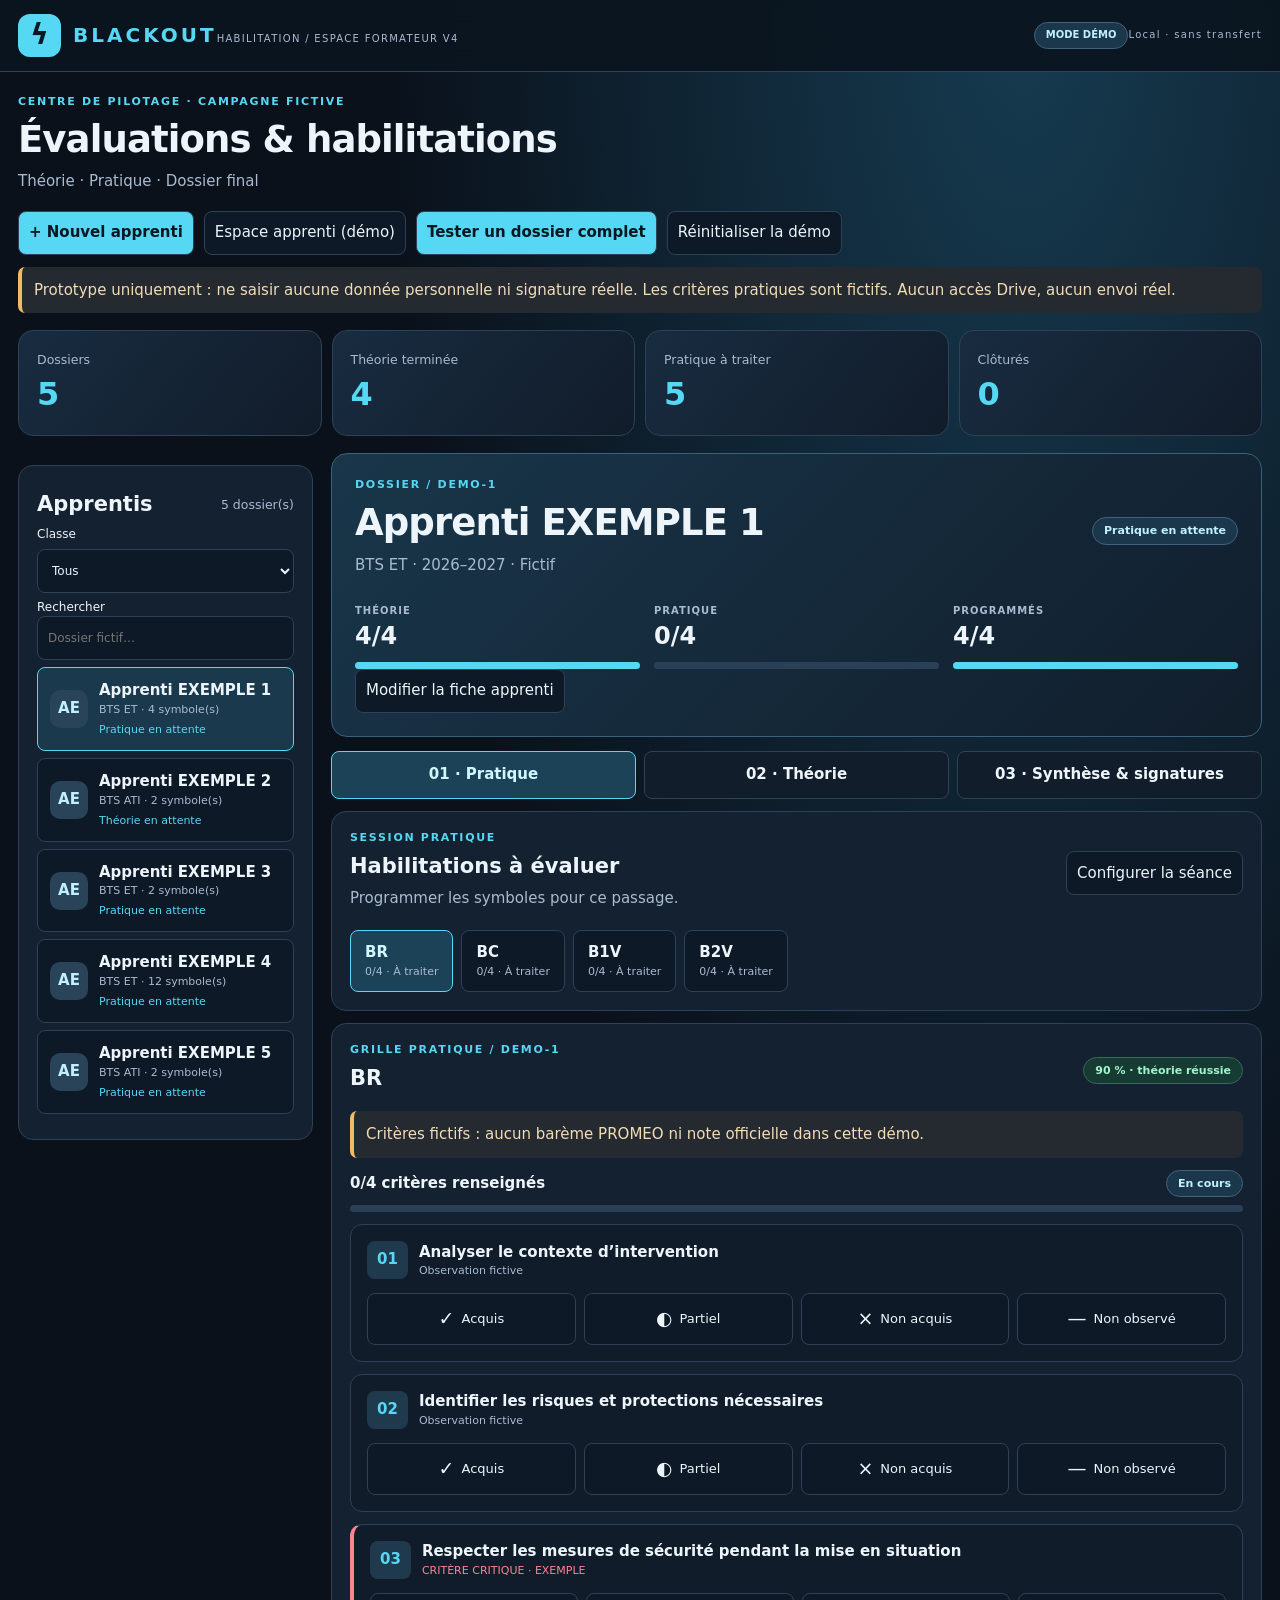
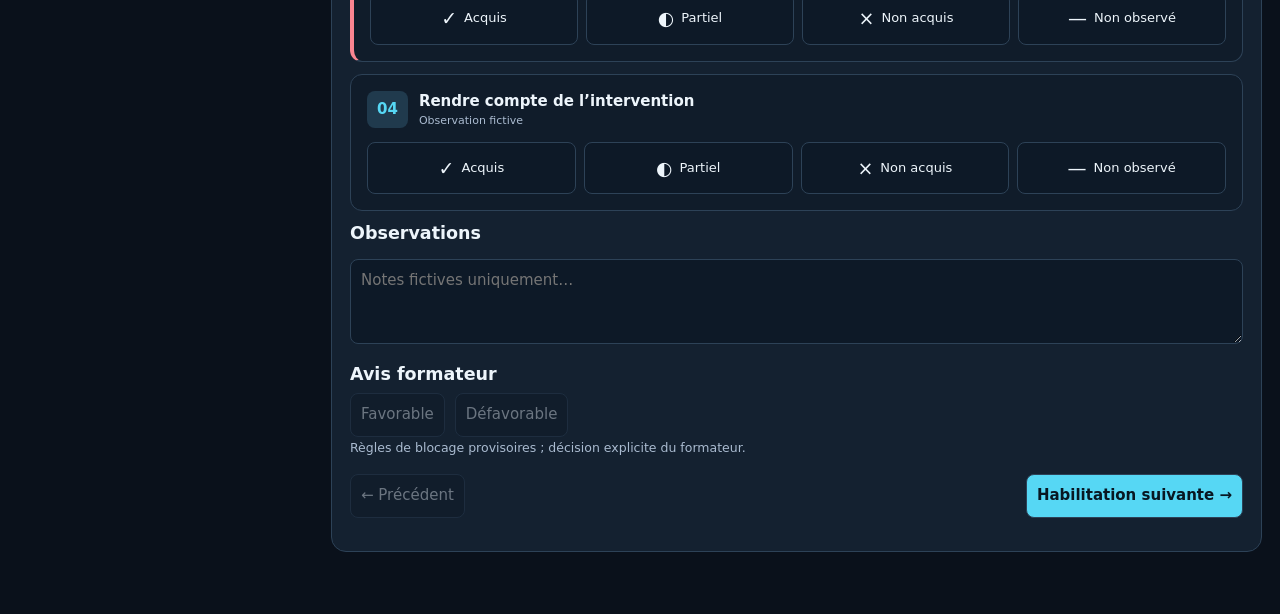
<file: v4/formateur.html>
<!doctype html>
<html lang="fr"><meta charset="utf-8"><meta name="viewport" content="width=device-width,initial-scale=1"><title>BLACKOUT | Formateur V4 — démonstration</title>
<style>
:root{color-scheme:dark;--bg:#0b111a;--panel:#142131;--edge:#2a4256;--cyan:#56d7f4;--muted:#a7bbce;--red:#fa8591;--green:#49d8a4}*{box-sizing:border-box}body{margin:0;background:var(--bg);color:#edf5fb;font:16px system-ui,sans-serif}header{padding:20px;border-bottom:1px solid var(--edge);position:sticky;top:0;background:var(--bg);z-index:2}header b{color:var(--cyan);letter-spacing:3px}main{max-width:1100px;margin:auto;padding:18px}.panel{padding:20px;background:var(--panel);border:1px solid var(--edge);border-radius:14px;margin:12px 0}h1,h2,h3{margin:10px 0}p{line-height:1.5}.muted,small{color:var(--muted)}.notice{border-left:4px solid #efbb63;padding:12px;background:#242a30;color:#f2dcb6}.grid{display:grid;grid-template-columns:repeat(auto-fit,minmax(210px,1fr));gap:12px}.row{display:flex;gap:10px;flex-wrap:wrap;align-items:center;justify-content:space-between}button,input,select,textarea{font:inherit;border:1px solid var(--edge);border-radius:8px;padding:10px;color:inherit;background:#0d1927}button{cursor:pointer;min-height:44px}button.primary{background:var(--cyan);color:#081722;font-weight:800}button:disabled{opacity:.4;cursor:not-allowed}label{display:block}select,textarea{width:100%;margin:6px 0}.metric{font-size:30px;font-weight:800;color:var(--cyan)}.scroll{overflow:auto}table{width:100%;border-collapse:collapse}td,th{padding:12px;border-bottom:1px solid var(--edge);text-align:left}th{color:var(--muted)}.critical{border-left:4px solid var(--red)}.bad{color:var(--red)}.good{color:var(--green)}canvas{background:white;width:100%;height:120px;touch-action:none;border:1px solid var(--edge);border-radius:6px}#report{display:none}@media print{@page{size:A4;margin:13mm}header,#dashboard,#detail,.notice{display:none!important}body{background:white;color:black}#report{display:block!important}main{padding:0}.panel{background:white;border:1px solid #bbb}td,th{border:1px solid #aaa;color:black}img{max-width:100%}h2,h3{break-after:avoid}tr{break-inside:avoid}}:root{--bg:#0a111b;--panel:#142130;--edge:#2d4257;--cyan:#56d7f4;--muted:#aabbd0}body{background:radial-gradient(ellipse at 80% 0,#163b50,transparent 44%),var(--bg);font:15px/1.45 system-ui,sans-serif}header{display:flex;justify-content:space-between;align-items:center;gap:12px;padding:14px max(18px,calc((100vw - 1440px)/2));background:#0b1520f4;backdrop-filter:blur(12px)}.brand{display:flex;align-items:center;gap:12px}.logo{display:grid;place-items:center;width:43px;height:43px;border-radius:12px;background:var(--cyan);color:#071924;font-size:28px;font-weight:900}header b{font-size:20px;letter-spacing:3px}header small{font-size:10px;letter-spacing:1.3px}.label{font-size:11px;letter-spacing:1.7px;font-weight:800;color:var(--cyan)}main{max-width:1440px;padding:22px 18px 50px}h1,h2,h3{margin:8px 0;line-height:1.2}h1{font-size:clamp(25px,3vw,37px);letter-spacing:-.9px}h2{font-size:21px}p{margin:8px 0}.workspace{display:grid;grid-template-columns:minmax(245px,295px) minmax(0,1fr);gap:18px;align-items:start}.side{position:sticky;top:85px}.panel{padding:18px;border-radius:15px;margin:12px 0;background:var(--panel)}.hero{padding:23px;border:1px solid #3b627b;border-radius:16px;background:linear-gradient(135deg,#19364a,#111e2c);margin-bottom:14px}.hero-grid{display:grid;grid-template-columns:repeat(3,1fr);gap:14px;margin-top:20px}.hero-grid small{display:block;font-size:10px;letter-spacing:1px;font-weight:700}.hero-grid strong{font-size:24px}.track{height:7px;border-radius:8px;background:#2a4056;overflow:hidden;margin-top:8px}.track i{display:block;background:var(--cyan);height:100%}.metrics{display:grid;grid-template-columns:repeat(4,1fr);gap:10px;margin:17px 0}.metrics .panel{margin:0;background:linear-gradient(130deg,#182c40,#111c2a)}.metric{font-size:32px}.person{width:100%;display:flex;gap:11px;align-items:center;text-align:left;margin:7px 0;padding:12px;background:#0d1926;min-height:70px}.person.active{border-color:var(--cyan);background:#1a394c}.avatar{display:grid;place-items:center;width:38px;height:38px;flex:none;border-radius:10px;color:#c3f0ff;background:#294459;font-weight:850}.person span:last-child{display:flex;flex-direction:column}.person small{font-size:11px}.person em{font-style:normal;font-size:11px;color:var(--cyan);margin-top:4px}.steps{display:grid;grid-template-columns:repeat(3,1fr);gap:8px;margin:12px 0}.step{font-weight:750;background:#111d2b;min-height:48px}.step.active,.tab.active{border-color:var(--cyan);background:#1c4257;color:#d0f7ff}.scope-grid{display:grid;grid-template-columns:repeat(auto-fit,minmax(155px,1fr));gap:8px;margin:12px 0}.scope{display:flex;align-items:center;gap:9px;padding:11px;background:#0d1926;border:1px solid var(--edge);border-radius:10px;cursor:pointer}.scope small{display:block;font-size:11px}.scope input{accent-color:var(--cyan);width:22px;height:22px;flex:none}.tabs{display:flex;flex-wrap:wrap;gap:8px;margin-top:13px}.tab{display:flex;flex-direction:column;text-align:left;min-width:100px;padding:11px 14px}.tab small{font-size:11px}.pill{display:inline-block;border:1px solid #42627c;border-radius:99px;padding:5px 11px;font-size:11px;font-weight:750;color:#c1f0ff;background:#1b374b}.pill.ok{border-color:#396a58;background:#163b33;color:#a4f4cf}.pill.bad{border-color:#86434e;background:#42252d;color:#ffb2bb}.deferred{color:#ffd18a;font-size:13px;margin-top:10px}.criterion{border:1px solid var(--edge);border-radius:12px;padding:16px;margin:12px 0;background:#101c2a}.criterion.critical{border-left:4px solid var(--red)}.criterion-head{display:flex;align-items:center;gap:11px;margin-bottom:14px}.num{background:#203a4d;border-radius:8px;padding:8px 10px;font-weight:850;color:var(--cyan)}.criterion-head small{display:block;font-size:11px}.marks{display:grid;grid-template-columns:repeat(4,minmax(0,1fr));gap:8px}.mark{font-size:13px;min-height:52px;padding:8px 5px;display:flex;align-items:center;justify-content:center;gap:7px;white-space:normal}.mark span{font-size:19px}.mark.chosen.acquis,.chosen.favorable{border-color:var(--green);color:var(--green);background:#123e34}.mark.chosen.partiel{border-color:#ffd189;color:#ffd189;background:#41351f}.mark.chosen.non_acquis,.chosen.defavorable{border-color:var(--red);color:var(--red);background:#45252e}.mark.chosen.non_observe{background:#304257;border-color:#a7bbce}.navbottom{display:flex;justify-content:space-between;gap:10px;margin:15px 0}.notice{margin:12px 0;border-radius:7px}button{min-height:44px}button:focus-visible,input:focus-visible,textarea:focus-visible,select:focus-visible{outline:3px solid var(--cyan);outline-offset:2px}select,input[type=search]{width:100%;min-height:44px;padding:10px}textarea{resize:vertical;min-height:85px}.tiny{font-size:12px}.empty{border:1px dashed var(--edge);border-radius:14px;padding:28px;text-align:center;color:var(--muted)}.theory-item{border-top:1px solid var(--edge);padding:12px 0}.theory-item summary{color:var(--cyan);cursor:pointer}.report-table{min-width:460px}.viewname{font-size:12px;color:var(--muted)}.topright{text-align:right}.topright .pill{font-size:10px}@media(max-width:900px){.workspace{grid-template-columns:1fr}.side{position:static}.roster{display:grid;grid-template-columns:repeat(auto-fit,minmax(180px,1fr));gap:7px}.person{margin:0}.side-controls{display:grid;grid-template-columns:1fr 1fr;gap:10px}}@media(max-width:560px){main{padding:12px 10px 35px}header{padding:10px}.logo{width:35px;height:35px;font-size:24px}header b{font-size:15px}header small{font-size:8px}.metrics{grid-template-columns:1fr 1fr;gap:8px}.metrics .panel,.hero,.panel,.criterion{padding:13px}.marks{grid-template-columns:1fr 1fr}.steps{gap:5px}.step{font-size:12px;padding:7px 3px}.hero-grid{gap:8px}.hero-grid small{letter-spacing:0;font-size:9px}.tab{min-width:90px}.topright small{display:none}}@media print{#screen{display:none!important}#report{display:block!important}body{color:#172c44;background:#fff}}
#report.employer .emp-page{background:#fff;color:#132539;box-sizing:border-box;width:100%;font:10pt/1.3 Arial,sans-serif;padding:0;position:relative}
#report.employer .emp-header{display:block;position:relative;background:#132539!important;color:#fff!important;padding:14px 16px;border-top:4px solid #32c2e1}
#report.employer .emp-header h1{font-size:19pt;margin:9px 0 3px;color:#fff!important}#report.employer .emp-header p{margin:0;color:#c5eaf1!important;font-size:9pt}
.emp-brand{font-size:15pt;font-weight:800;letter-spacing:.05em;color:#fff!important}.emp-brand span{font-size:8pt;color:#b0dfe8!important}.emp-kicker{font-size:8pt;color:#b0dfe8!important}
#report.employer h2{font-size:12pt;margin:12px 0 7px;color:#132539}#report.employer h2 span{font-size:9pt;color:#007b93;margin-right:8px}
.emp-id{display:grid;grid-template-columns:1fr 1fr;gap:5px 10px;border:1px solid #d8e2eb;background:#f5f9fb;padding:8px}
.emp-id small,.emp-recommended small{display:block;font-size:7pt;font-weight:bold;color:#56677b;text-transform:uppercase}.emp-id strong{display:block;font-size:9pt;overflow-wrap:anywhere}
#report.employer .emp-table{width:100%;border-collapse:collapse;font-size:8.5pt;color:#132539;min-width:0}.emp-table th{background:#132539!important;color:#fff!important;padding:5px;text-align:left}.emp-table td{border-bottom:1px solid #d8e2eb;padding:4px 5px;vertical-align:top}.emp-table tr:nth-child(odd){background:#f1f6f9}
.emp-note{font-size:7pt;color:#56677b}.emp-tag{display:inline-block;font-size:8pt;font-weight:bold;padding:2px 5px;border-radius:3px;white-space:nowrap}.emp-tag.good{background:#e5f3ea;color:#156448}.emp-tag.bad{background:#fbe8eb;color:#a12c40}.emp-tag.wait{background:#fff2d7;color:#805a0f}
.emp-recommended{background:#e8f5f6;border-left:3px solid #007b93;padding:7px 9px;margin-top:8px}.emp-recommended strong{display:block;color:#156448;font-size:12pt;overflow-wrap:anywhere}
.emp-sign-grid{display:grid;grid-template-columns:1fr 1fr;gap:10px}.emp-sign{border:1px solid #d8e2eb;padding:7px;font-size:8pt}.emp-sign-zone{height:45px;display:flex;align-items:center;justify-content:center;background:#f5f9fb;color:#56677b;font-size:7pt;margin:5px 0}.emp-sign-zone img{max-height:45px;max-width:100%;object-fit:contain}
.emp-legal{font-size:8pt;padding:6px;background:#f1f6f9;margin-top:8px;color:#40536a;overflow-wrap:anywhere}
.emp-reasons{display:grid;gap:5px}.emp-reason{padding:5px 8px;border:1px solid #d8e2eb;border-left:3px solid #805a0f;background:#f8fbfc;break-inside:avoid;overflow-wrap:anywhere;font-size:8.2pt}.emp-reason.good{border-left-color:#156448}.emp-reason.bad{border-left-color:#a12c40}.emp-reason-head{display:flex;align-items:center;justify-content:space-between}.emp-reason p{margin:2px 0}.emp-foot{display:flex;justify-content:space-between;border-top:1px solid #d8e2eb;padding-top:5px;font-size:7pt;color:#56677b;margin-top:8px}
@media screen{#report.employer.preview{display:block;position:fixed;inset:0;z-index:9999;background:#e0e8ee;overflow:auto;padding:16px;color:#132539}#report.employer.preview .emp-page{max-width:184mm;margin:0 auto 15px;padding:12px;box-shadow:0 4px 18px #0002}#report.employer .emp-toolbar{display:flex;flex-wrap:wrap;gap:8px;justify-content:center;position:sticky;top:0;background:#132539;padding:8px;z-index:10000}#report.employer .emp-toolbar button{color:#fff;background:#183b50}#report.employer .emp-toolbar p{color:#fff;font-size:12px}}
@media print{@page{size:A4 portrait;margin:13mm}#report.employer{display:block!important;padding:0!important;position:static!important;overflow:visible!important;color:#132539!important;print-color-adjust:exact;-webkit-print-color-adjust:exact}#report.employer .emp-page{width:184mm;min-height:260mm;break-after:page;page-break-after:always}#report.employer .emp-page:last-child{break-after:auto;page-break-after:auto}#report.employer .emp-toolbar{display:none!important}#report.employer .emp-header{display:block!important;position:relative!important}#report.employer .emp-foot{margin-top:8px}#report.employer .emp-reason{break-inside:avoid}}
</style>
<header><div class="brand"><span class="logo">ϟ</span><div><b>BLACKOUT</b><small>HABILITATION / ESPACE FORMATEUR V4</small></div></div><div class="topright"><span class="pill">MODE DÉMO</span><small id="storage">Local · sans transfert</small></div></header>
<main><div id="screen"><div class="label">CENTRE DE PILOTAGE · CAMPAGNE FICTIVE</div><div class="row"><div><h1>Évaluations & habilitations</h1><p class="muted">Théorie · Pratique · Dossier final</p></div><div class="row"><button class="primary" id="newLearner">+ Nouvel apprenti</button><button id="learnerPortal">Espace apprenti (démo)</button><button class="primary" id="sample">Tester un dossier complet</button><button id="reset">Réinitialiser la démo</button></div></div><p class="notice">Prototype uniquement : ne saisir aucune donnée personnelle ni signature réelle. Les critères pratiques sont fictifs. Aucun accès Drive, aucun envoi réel.</p><div id="metrics" class="metrics"></div><div class="workspace"><aside id="dashboard" class="panel side"></aside><section id="detail"></section></div></div><section id="report"></section><dialog id="entry" style="width:min(95vw,650px);max-height:90vh;overflow:auto;background:#142130;color:#edf5fb;border:1px solid #56d7f4;border-radius:16px;padding:24px"></dialog></main>
<script>/* V4 — noyau du dossier, règles pédagogiques provisoires */
const BlackoutCore=(function buildCore(){
 const profiles=["B0_éxécutant","B0_Chargé_de_chantier","B1V","B2V","BC","BE_mesurage","BE_Essais","BE_Manœuvre","BP","BR","BS","BF_HF"];
 function summarize(d,p){
  const t=d.theory[p]||null,g=d.practice[p]||null;
  const criteria=g?.criteria||[];
  const marked=criteria.filter(c=>["acquis","partiel","non_acquis","non_observe"].includes(c.mark));
  const critical=marked.filter(c=>c.critical&&c.mark!=="acquis");
  const complete=Boolean(g?.gridVersion&&criteria.length&&marked.length===criteria.length&&marked.every(c=>c.mark!=="non_observe"));
  return {theory:t? (t.passed?"réussie":"non réussie"):"à passer",practice:!complete?"à compléter":critical.length?"alerte critique":"évaluée",critical:critical.length,complete,canReview:Boolean(t&&complete),canFavor:Boolean(t?.passed&&complete&&!critical.length)};
 }
 function status(d){if(d.closed)return "Clôturé";if(d.profiles.some(p=>!d.theory[p]))return "Théorie en attente";if(d.profiles.some(p=>!summarize(d,p).complete))return "Pratique en attente";return "À valider / signer";}
 function attachTheory(d,packet){
  if(d.closed)throw Error("Dossier clôturé");
  if(packet.caseId!==d.caseId||packet.campaignId!==d.campaignId)throw Error("Identifiant ou campagne incompatible");
  if(!packet.results||typeof packet.results!=="object")throw Error("Résultats absents");
  const entries=Object.entries(packet.results);
  if(!entries.length)throw Error("Aucun résultat");
  for(const [p,r] of entries){
   if(!d.profiles.includes(p)||r.profile!==p||!Number.isInteger(r.good)||!Number.isInteger(r.total)||r.total<=0||r.good<0||r.good>r.total||!Array.isArray(r.details)||!Array.isArray(r.critical)||typeof r.passed!=="boolean")throw Error("Résultat invalide");
   if(d.theory[p])throw Error("Résultat déjà présent : reprise explicite nécessaire");
  }
  const next=JSON.parse(JSON.stringify(d));for(const [p,r] of entries)next.theory[p]={...r,source:"déclaratif / non authentifié"};next.revision++;return next;
 }
 function reviewAllowed(d){
  return d.profiles.every(p=>{const s=summarize(d,p),a=d.opinions[p];return s.canReview&&["favorable","defavorable"].includes(a)&&(a!=="favorable"||s.canFavor);});
 }
 return {profiles,summarize,status,attachTheory,reviewAllowed};
})();
</script>
<script>
"use strict";
const C=BlackoutCore, esc=v=>String(v??"").replace(/[&<>"']/g,x=>({"&":"&amp;","<":"&lt;",">":"&gt;",'"':"&quot;","'":"&#39;"}[x]));
const mkResult=(p,passed)=>({profile:p,good:passed?18:12,total:20,score:passed?90:60,passed,critical:passed?[]:["EX-02"],details:[{question:"Question fictive 1 (démonstration)",selected:["Réponse exemple"],expected:["Réponse exemple"],ok:true,critical:false},{question:"Question fictive 2 (démonstration)",selected:["Choix A"],expected:[passed?"Choix A":"Choix B"],ok:passed,critical:!passed}],date:"2026-11-26"});
function dossier(i,classe,profiles,done){let d={caseId:"DEMO-"+i,campaignId:"DEMO-2026",identity:{nom:"EXEMPLE "+i,prenom:"Apprenti",classe},profiles,theory:{},practice:{},opinions:{},signatures:{},revision:0,closed:false};if(done)d=C.attachTheory(d,{caseId:d.caseId,campaignId:d.campaignId,results:Object.fromEntries(profiles.map(p=>[p,mkResult(p,i!==3)]))});return d;}
const labels={"B0_éxécutant":"B0 exécutant","B0_Chargé_de_chantier":"B0 chargé de chantier","BE_mesurage":"BE Mesurage","BE_Essais":"BE Essai","BE_Manœuvre":"BE Manœuvre","BF_HF":"BF-HF"};
const label=p=>labels[p]||p;
const choices=[["acquis","Acquis","✓"],["partiel","Partiel","◐"],["non_acquis","Non acquis","×"],["non_observe","Non observé","—"]];
const key="blackout-v4-da-demo-2";
const initial=()=>[dossier(1,"BTS ET",["BR","BC","B1V","B2V"],true),dossier(2,"BTS ATI",["BS","BE_mesurage"],false),dossier(3,"BTS ET",["BR","BS"],true),dossier(4,"BTS ET",C.profiles,true),dossier(5,"BTS ATI",["B0_éxécutant","BE_Manœuvre"],true)].map(d=>({...d,scope:[...d.profiles]}));
let dossiers=initial(),selected=dossiers[0].caseId,filter="Tous",query="",tab="BR",view="practice",scopeOpen=false;
try{let raw=JSON.parse(localStorage.getItem(key)||"null");if(Array.isArray(raw)&&raw.length>=5&&raw.length<=500&&raw.every(d=>d.caseId?.startsWith("DEMO-")&&Array.isArray(d.scope)))dossiers=raw}catch{}
function saveDemo(){try{localStorage.setItem(key,JSON.stringify(dossiers));$("storage").textContent="Brouillon démo sauvegardé"}catch{$("storage").textContent="Session en mémoire"}}
function progress(n,t){return '<div class="track" role="progressbar" aria-valuemin="0" aria-valuemax="'+t+'" aria-valuenow="'+n+'"><i style="width:'+(t?100*n/t:0)+'%"></i></div>'}
function pill(t,k=""){return '<span class="pill '+k+'">'+esc(t)+'</span>'}
function toggleScope(d,p,on){if(d.closed||!d.profiles.includes(p))return false;d.scope=on?d.profiles.filter(x=>x===p||d.scope.includes(x)):d.scope.filter(x=>x!==p);invalidate(d);return true}
function canClose(d){return !d.closed&&C.reviewAllowed(d)}
function status(d){return C.status(d)}
const DEMO_GRIDS={"BR":["Analyser le contexte d’intervention","Identifier les risques et protections nécessaires","Respecter les mesures de sécurité pendant la mise en situation","Rendre compte de l’intervention"],"BC":["Identifier le périmètre de consignation","Préparer les moyens et documents","Réaliser la mise en situation de consignation en sécurité","Renseigner les documents et transmettre les informations"],"B1V":["Comprendre les instructions du chargé de travaux","Identifier les limites de la zone de travail","Respecter les protections et consignes","Signaler les anomalies"],"B2V":["Préparer et organiser les travaux","Informer les exécutants des limites et risques","Contrôler le respect des mesures de sécurité","Clôturer et rendre compte"],"BS":["Identifier les limites de l’intervention élémentaire","Préparer les moyens adaptés","Respecter la procédure de sécurité observée","Rendre compte"],"BE_mesurage":["Identifier le mesurage demandé","Choisir les moyens adaptés","Respecter les mesures de sécurité","Communiquer les résultats"],"BE_Essais":["Préparer la situation d’essai","Identifier les risques et limites","Respecter les mesures de sécurité","Rendre compte des résultats"],"BE_Manœuvre":["Identifier la manœuvre demandée","Vérifier les instructions","Respecter les mesures de sécurité","Confirmer la réalisation"],"BP":["Identifier le périmètre photovoltaïque","Identifier les risques spécifiques","Respecter les consignes de sécurité","Rendre compte"],"BF_HF":["Identifier le contexte de fouille","Repérer les limites et risques","Respecter les consignes en présence de câbles","Alerter en cas d’anomalie"],"B0_éxécutant":["Identifier les risques électriques","Comprendre les limites de l’activité","Respecter les consignes et distances","Alerter en cas de danger"],"B0_Chargé_de_chantier":["Analyser le chantier","Informer les intervenants","Contrôler les limites et mesures de sécurité","Rendre compte"]};
function initGrid(d,p){if(d.practice[p])return d.practice[p];return d.practice[p]={gridVersion:"DEMO-1",criteria:(DEMO_GRIDS[p]||["Analyser la situation","Préparer les moyens","Respecter les consignes","Rendre compte"]).map((text,i)=>({text,critical:i===2,mark:""})),observations:""}}
function count(d,p){return initGrid(d,p).criteria.filter(c=>c.mark&&c.mark!=="non_observe").length}
function setMark(d,p,i,v){if(d.closed||!d.scope.includes(p)||!choices.some(c=>c[0]===v)||!initGrid(d,p).criteria[i])return false;initGrid(d,p).criteria[i].mark=v;delete d.opinions[p];invalidate(d);return true}
function ensureTab(d){if(!d.scope.includes(tab))tab=d.scope[0]||null}
const $=id=>document.getElementById(id);
function dashboard(){let group=dossiers.filter(d=>filter==="Tous"||d.identity.classe===filter),list=group.filter(d=>(d.identity.prenom+" "+d.identity.nom+" "+d.caseId).toLowerCase().includes(query.toLowerCase()));$("metrics").innerHTML=[["Dossiers",group.length],["Théorie terminée",group.filter(d=>d.profiles.every(p=>d.theory[p])).length],["Pratique à traiter",group.filter(d=>!d.closed&&d.profiles.some(p=>!C.summarize(d,p).complete)).length],["Clôturés",group.filter(d=>d.closed).length]].map(([t,n])=>'<div class="panel"><small>'+t+'</small><div class="metric">'+n+'</div></div>').join("");
$("dashboard").innerHTML='<div class="row"><h2>Apprentis</h2><small>'+list.length+' dossier(s)</small></div><div class="side-controls"><label class="tiny">Classe<select id="classFilter">'+["Tous",...new Set(dossiers.map(d=>d.identity.classe))].map(c=>'<option '+(filter===c?"selected":"")+'>'+esc(c)+'</option>').join("")+'</select></label><label class="tiny">Rechercher<input type="search" id="search" placeholder="Dossier fictif…" value="'+esc(query)+'"></label></div><div id="roster" class="roster">'+list.map(d=>'<button class="person '+(d.caseId===selected?"active":"")+'" data-open="'+d.caseId+'"><span class="avatar">'+esc(d.identity.prenom.slice(0,1)+d.identity.nom.slice(0,1))+'</span><span><b>'+esc(d.identity.prenom+" "+d.identity.nom)+'</b><small>'+esc(d.identity.classe)+' · '+d.profiles.length+' symbole(s)</small><em>'+esc(status(d))+'</em></span></button>').join("")+'</div>';
$("classFilter").onchange=e=>{filter=e.target.value;const d=current();if(filter!=="Tous"&&d?.identity.classe!==filter){selected=dossiers.find(x=>x.identity.classe===filter)?.caseId||null;tab=null;view="practice";scopeOpen=false;}dashboard();detail()};$("search").oninput=e=>{query=e.target.value;let start=e.target.selectionStart;dashboard();$("search").focus();try{$("search").setSelectionRange(start,start)}catch{}};
$("dashboard").querySelectorAll("[data-open]").forEach(b=>b.onclick=()=>{selected=b.dataset.open;tab=null;view="practice";scopeOpen=false;dashboard();detail();if(innerWidth<901)$("detail").scrollIntoView({behavior:"smooth"})})}
$("reset").onclick=()=>{if(!confirm("Réinitialiser les données fictives ?"))return;dossiers=initial();selected=dossiers[0].caseId;tab="BR";view="practice";scopeOpen=false;saveDemo();dashboard();detail()};
function invalidate(d){d.signatures={};d.revision++;}function current(){return dossiers.find(d=>d.caseId===selected)}
function detail(){const d=current();if(!d){$("detail").innerHTML='<div class="empty">Sélectionner un apprenti.</div>';return}
d.profiles.forEach(p=>initGrid(d,p));ensureTab(d);const td=d.profiles.filter(p=>d.theory[p]).length,pd=d.profiles.filter(p=>C.summarize(d,p).complete).length,n=d.profiles.length;
$("detail").innerHTML='<section class="hero"><div class="row"><div><div class="label">DOSSIER / '+esc(d.caseId)+'</div><h1>'+esc(d.identity.prenom+" "+d.identity.nom)+'</h1><p class="muted">'+esc(d.identity.classe)+' · 2026–2027 · Fictif</p></div>'+pill(status(d))+'</div><div class="hero-grid">'+[["THÉORIE",td],["PRATIQUE",pd],["PROGRAMMÉS",d.scope.length]].map(([t,v])=>'<div><small>'+t+'</small><strong>'+v+'/'+n+'</strong>'+progress(v,n)+'</div>').join("")+'</div></section><div class="steps">'+[["practice","01 · Pratique"],["theory","02 · Théorie"],["final","03 · Synthèse & signatures"]].map(([v,t])=>'<button class="step '+(v===view?"active":"")+'" data-view="'+v+'" aria-pressed="'+(v===view)+'">'+t+'</button>').join("")+'</div>';
if(!d.closed){const edit=document.createElement("button");edit.textContent="Modifier la fiche apprenti";edit.onclick=()=>openEntry("edit");$("detail").querySelector(".hero").append(edit)}
$("detail").querySelectorAll("[data-view]").forEach(b=>b.onclick=()=>{view=b.dataset.view;detail()});
if(view==="theory"){$("detail").insertAdjacentHTML("beforeend",'<section class="panel"><div class="label">RÉSULTATS THÉORIQUES</div><h2>Historique du dossier</h2><p class="muted">Résultats et corrigés fictifs.</p>'+d.profiles.map(p=>{let r=d.theory[p];return '<div class="theory-item"><div class="row"><b>'+esc(label(p))+'</b>'+pill(r?r.score+" % · "+(r.passed?"Réussie":"Non réussie"):"À passer",r?(r.passed?"ok":"bad"):"")+'</div>'+(r?'<p class="muted">'+r.good+'/'+r.total+' · '+r.critical.length+' erreur(s) critique(s)</p><details><summary>Voir le corrigé</summary>'+r.details.map(q=>'<p>'+esc(q.question)+'<br>Donnée : '+esc(q.selected.join(", "))+'<br>Attendue : '+esc(q.expected.join(", "))+'</p>').join("")+'</details>':"")+'</div>'}).join("")+'</section>');return}
if(view==="practice"){
const disabled=d.closed?"disabled":"",scope=document.createElement("section");scope.className="panel";
scope.innerHTML='<div class="row"><div><div class="label">SESSION PRATIQUE</div><h2>Habilitations à évaluer</h2><p class="muted">Programmer les symboles pour ce passage.</p></div><button id="configure" aria-expanded="'+scopeOpen+'">'+(scopeOpen?"Fermer la sélection":"Configurer la séance")+'</button></div>'+(scopeOpen?'<div class="scope-grid">'+d.profiles.map(p=>'<label class="scope"><input type="checkbox" data-scope="'+esc(p)+'" '+(d.scope.includes(p)?"checked":"")+' '+disabled+'><span><b>'+esc(label(p))+'</b><small>'+(d.scope.includes(p)?"Programmé":"Reporté")+'</small></span></label>').join("")+'</div><small>Un report ne supprime ni la théorie ni les observations. Il ne vaut pas validation.</small>':"")+'<div class="tabs">'+d.scope.map(p=>{let s=C.summarize(d,p);return '<button class="tab '+(tab===p?"active":"")+'" data-tab="'+esc(p)+'" aria-pressed="'+(tab===p)+'"><b>'+esc(label(p))+'</b><small>'+count(d,p)+'/'+initGrid(d,p).criteria.length+' · '+(s.critical?"Alerte":s.complete?"Évaluée":"À traiter")+'</small></button>'}).join("")+'</div>'+(d.profiles.some(p=>!d.scope.includes(p))?'<div class="deferred">Reportés : '+d.profiles.filter(p=>!d.scope.includes(p)).map(p=>esc(label(p))).join(" · ")+'</div>':"");
$("detail").append(scope);$("configure").onclick=()=>{scopeOpen=!scopeOpen;detail()};scope.querySelectorAll("[data-scope]").forEach(el=>el.onchange=()=>{if(toggleScope(d,el.dataset.scope,el.checked)){ensureTab(d);saveDemo();dashboard();detail()}});scope.querySelectorAll("[data-tab]").forEach(b=>b.onclick=()=>{tab=b.dataset.tab;detail()});
if(!tab){$("detail").insertAdjacentHTML("beforeend",'<div class="empty">Aucun symbole programmé. Ouvrir la sélection pour reprendre une évaluation.</div>');return}
const p=tab,g=initGrid(d,p),s=C.summarize(d,p),t=d.theory[p],section=document.createElement("section");section.className="panel";
section.innerHTML='<div class="row"><div><div class="label">GRILLE PRATIQUE / '+esc(g.gridVersion)+'</div><h2>'+esc(label(p))+'</h2></div>'+pill(t?t.score+" % · théorie "+(t.passed?"réussie":"non réussie"):"Théorie en attente",t?(t.passed?"ok":"bad"):"")+'</div><p class="notice">Critères fictifs : aucun barème PROMEO ni note officielle dans cette démo.</p><div class="row"><b>'+count(d,p)+'/'+g.criteria.length+' critères renseignés</b>'+pill(s.critical?"Alerte critique":s.complete?"Grille renseignée":"En cours",s.critical?"bad":s.complete?"ok":"")+'</div>'+progress(count(d,p),g.criteria.length)+g.criteria.map((c,i)=>'<article class="criterion '+(c.critical?"critical":"")+'"><div class="criterion-head"><span class="num">'+String(i+1).padStart(2,"0")+'</span><div><b>'+esc(c.text)+'</b><small class="'+(c.critical?"bad":"")+'">'+(c.critical?"CRITÈRE CRITIQUE · EXEMPLE":"Observation fictive")+'</small></div></div><div class="marks">'+choices.map(([v,l,icon])=>'<button class="mark '+v+' '+(c.mark===v?"chosen":"")+'" data-i="'+i+'" data-mark="'+v+'" aria-pressed="'+(c.mark===v)+'" '+disabled+'><span>'+icon+'</span>'+l+'</button>').join("")+'</div></article>').join("")+'<h3>Observations</h3><textarea data-observation maxlength="600" placeholder="Notes fictives uniquement…" '+disabled+'>'+esc(g.observations)+'</textarea><h3>Avis formateur</h3><div class="row" style="justify-content:start">'+[["favorable","Favorable"],["defavorable","Défavorable"]].map(([v,l])=>'<button data-opinion="'+v+'" class="'+v+' '+(d.opinions[p]===v?"chosen":"")+'" aria-pressed="'+(d.opinions[p]===v)+'" '+(d.closed||!s.canReview||(v==="favorable"&&!s.canFavor)?"disabled":"")+'>'+l+'</button>').join("")+'</div><small>Règles de blocage provisoires ; décision explicite du formateur.</small><div class="navbottom"><button data-move="-1" '+(d.scope.indexOf(p)===0?"disabled":"")+'>← Précédent</button><button class="primary" data-move="1" '+(d.scope.indexOf(p)===d.scope.length-1?"disabled":"")+'>Habilitation suivante →</button></div>';
$("detail").append(section);section.querySelectorAll("[data-mark]").forEach(el=>el.onclick=()=>{if(setMark(d,p,Number(el.dataset.i),el.dataset.mark)){saveDemo();dashboard();detail()}});section.querySelector("[data-observation]").oninput=e=>{g.observations=e.target.value;invalidate(d);saveDemo()};section.querySelectorAll("[data-opinion]").forEach(el=>el.onclick=()=>{if(d.closed)return;const a=C.summarize(d,p),v=el.dataset.opinion;if(!a.canReview||(v==='favorable'&&!a.canFavor))return;d.opinions[p]=v;invalidate(d);saveDemo();dashboard();detail()});section.querySelectorAll("[data-move]").forEach(el=>el.onclick=()=>{tab=d.scope[d.scope.indexOf(p)+Number(el.dataset.move)]||p;detail()});return}
$("detail").insertAdjacentHTML("beforeend",'<section class="panel scroll"><div class="label">CONTRÔLE FINAL</div><h2>Synthèse du dossier</h2><table class="report-table"><thead><tr><th>Symbole</th><th>Théorie</th><th>Pratique</th><th>Avis</th></tr></thead><tbody>'+d.profiles.map(p=>{let s=C.summarize(d,p);return '<tr><td><b>'+esc(label(p))+'</b></td><td>'+esc(s.theory)+'</td><td>'+esc(d.scope.includes(p)?s.practice:s.complete?"Évaluée · reportée":"Reportée / non évaluée")+'</td><td>'+esc(d.opinions[p]||"En attente")+'</td></tr>'}).join("")+'</tbody></table><p class="muted">La clôture exige une évaluation complète et un avis pour chaque symbole attribué. Les résultats déjà acquis restent conservés.</p></section>');

 const box=document.createElement("section");box.className="panel";const can=canClose(d);
 box.innerHTML='<h2>Clôture et signatures de démonstration</h2><p>'+(can?"Synthèse prête pour le visa de test.":"Compléter théorie, pratique et avis de tous les symboles avant de signer.")+'</p><div class="grid">'+["learner","trainer"].map(role=>'<div><h3>'+(role==="learner"?"Apprenti":"Formateur")+'</h3><canvas id="pad-'+role+'" width="600" height="150"></canvas><p><button data-clear="'+role+'" '+(!can||d.closed?"disabled":"")+'>Effacer</button></p></div>').join("")+'</div><div class="row"><button class="primary" id="close" '+(!can||d.closed?"disabled":"")+'>Clôturer la démonstration</button><button id="print" '+(!d.closed?"disabled":"")+'>PDF pédagogique complet</button><button id="employer">Aperçu PDF entreprise · 2 pages</button></div><p class="muted">Aucun envoi automatique dans cette version.</p>';$("detail").append(box);
 for(const role of ["learner","trainer"]){const pad=$("pad-"+role),ctx=pad.getContext("2d");ctx.strokeStyle="#17334d";ctx.lineWidth=3;ctx.lineCap="round";if(d.signatures[role]){const img=new Image();img.onload=()=>ctx.drawImage(img,0,0);img.src=d.signatures[role].image}let active=false,moved=false;function xy(e){const r=pad.getBoundingClientRect();return [(e.clientX-r.left)*pad.width/r.width,(e.clientY-r.top)*pad.height/r.height]}pad.onpointerdown=e=>{if(!can||d.closed)return;active=true;moved=false;pad.setPointerCapture(e.pointerId);ctx.beginPath();ctx.moveTo(...xy(e));};pad.onpointermove=e=>{if(!active)return;moved=true;ctx.lineTo(...xy(e));ctx.stroke()};function finish(){if(active&&moved)d.signatures[role]={image:pad.toDataURL("image/png"),at:new Date().toISOString(),revision:d.revision};active=false;saveDemo()}pad.onpointerup=finish;pad.onpointercancel=finish;box.querySelector('[data-clear="'+role+'"]').onclick=()=>{delete d.signatures[role];ctx.clearRect(0,0,pad.width,pad.height);saveDemo()};}
 $("close").onclick=()=>{if(!canClose(d)||!["learner","trainer"].every(r=>d.signatures[r]?.revision===d.revision)){alert("Les deux signatures de démonstration sont nécessaires.");return}d.closed=true;d.closedAt=new Date().toISOString();saveDemo();dashboard();detail()};$("print").onclick=()=>{report(d);window.print()};$("employer").onclick=()=>{previewEmployer(d)};
}
function employerReport(d){
 const marksText={acquis:"Acquis",partiel:"Partiel",non_acquis:"Non acquis",non_observe:"Non observé"};
 const rows=d.profiles.map(p=>{
  const r=d.theory[p],g=d.practice[p],s=C.summarize(d,p);
  const opinion=d.opinions[p],eligible=s.canReview&&(opinion==="defavorable"||(opinion==="favorable"&&s.canFavor));
  const status=eligible?(opinion==="favorable"?"Favorable":"Défavorable"):"En attente";
  const crit=(g?.criteria||[]).filter(c=>c.critical&&["partiel","non_acquis"].includes(c.mark));
  const acquired=(g?.criteria||[]).filter(c=>c.mark==="acquis").length;
  const incomplete=(g?.criteria||[]).filter(c=>!c.mark||c.mark==="non_observe").length;
  const other=(g?.criteria||[]).filter(c=>!c.critical&&["partiel","non_acquis"].includes(c.mark));
  const theoryCritical=r?r.critical.length:null;
  let findings=[];
  if(g?.criteria?.length)findings.push(acquired+"/"+g.criteria.length+" critères acquis"+(incomplete?" · "+incomplete+" non observé(s)":""));
  if(crit.length)findings.push("Écart(s) critique(s) pratique(s) : "+crit.map(c=>c.text+" ("+marksText[c.mark]+")").join(" ; "));
  if(other.length)findings.push("Autre(s) écart(s) : "+other.map(c=>c.text+" ("+marksText[c.mark]+")").join(" ; "));
  if(theoryCritical)findings.push(theoryCritical+" erreur(s) critique(s) théorique(s)");
  if(r&&!r.passed)findings.push("Théorie non réussie");
  if(g?.observations?.trim())findings.push("Observation : "+g.observations.trim());
  let next=[];
  if(!r)next.push("Évaluer la théorie");
  else if(!r.passed)next.push("Reprendre la théorie");
  if(!s.complete)next.push("Compléter l’évaluation pratique");
  else if(crit.length||other.length)next.push("Revoir les écarts pratiques avec le formateur");
  if(status==="Défavorable")next.push("Réévaluer avant un nouvel avis");
  if(status==="En attente"&&s.canReview)next.push("Renseigner l’avis du formateur");
  if(!next.length&&status==="Favorable")next.push("Aucune reprise indiquée dans cette simulation");
  return {symbol:label(p),theory:r?r.score+" % · "+(r.passed?"réussie":"non réussie"):"À passer",practice:s.complete?(crit.length?"Écart critique":other.length?"Évaluée avec écarts":"Évaluée"):"Non finalisée",critical:(theoryCritical===null?"—":theoryCritical)+" / "+(g?.criteria?.length?crit.length:"—"),status,kind:status==="Favorable"?"good":status==="Défavorable"?"bad":"wait",findings:findings.join(" • ")||"Aucune observation disponible.",next:next.join(" ; ")};
 });
 const recommended=rows.filter(r=>r.status==="Favorable").map(r=>r.symbol);
 const signed=!!d.closed&&["learner","trainer"].every(r=>d.signatures[r]?.revision===d.revision&&d.signatures[r]?.image?.startsWith("data:image/png;base64,"));
 const heading=(title,subtitle)=>'<header class="emp-header"><div class="emp-brand">BLACKOUT <span>HABILITATION / V4</span></div><div class="emp-kicker">SPÉCIMEN · '+esc(d.caseId)+'</div><h1>'+title+'</h1><p>'+subtitle+'</p></header>';
 const foot=n=>'<footer class="emp-foot">DÉMONSTRATION FICTIVE — non valable administrativement <b>'+n+' / 2</b></footer>';
 const field=(a,b)=>'<div><small>'+a+'</small><strong>'+esc(b)+'</strong></div>';
 const badge=r=>'<span class="emp-tag '+r.kind+'">'+esc(r.status)+'</span>';
 const signatures=["learner","trainer"].map(r=>'<div class="emp-sign"><strong>'+(r==="learner"?"Apprenti — prise de connaissance":"Formateur — avis après formation")+'</strong><div class="emp-sign-zone">'+(signed?'<img alt="Signature fictive" src="'+esc(d.signatures[r].image)+'">':"Zone de signature — non signée")+'</div><small>'+(signed?esc(d.signatures[r].at):"Date : à renseigner")+'</small></div>').join("");
 return '<div class="emp-page">'+heading("Avis après formation électrique","Formation préalable à l’habilitation · Synthèse employeur")+'<h2><span>01</span> Identification et formation</h2><div class="emp-id">'+field("Apprenti",d.identity.prenom+" "+d.identity.nom)+field("Classe",d.identity.classe)+field("Entreprise",d.identity.entreprise||"À renseigner")+field("Organisme / lieu",d.identity.organisme||"À renseigner")+field("Stage / type","Prévention du risque électrique / à renseigner")+field("Dates et durées théorie / pratique",[d.identity.dateTheorie,d.identity.datePratique,d.identity.duree].filter(Boolean).join(" / ")||"À renseigner")+field("Formateur / fonction",d.identity.formateur||"À renseigner")+field("Statut du document",signed?"Simulation signée":"Brouillon non signé")+'</div><h2><span>02</span> Avis par symbole</h2><table class="emp-table"><thead><tr><th>Symbole</th><th>Théorie</th><th>Pratique</th><th>Critiques T / P*</th><th>Avis</th></tr></thead><tbody>'+rows.map(r=>'<tr><td><b>'+esc(r.symbol)+'</b></td><td>'+esc(r.theory)+'</td><td>'+esc(r.practice)+'</td><td>'+esc(r.critical)+'</td><td>'+badge(r)+'</td></tr>').join("")+'</tbody></table><small class="emp-note">* Écarts critiques relevés, théorie / pratique. Un total nul ne valide pas une épreuve incomplète.</small><div class="emp-recommended"><small>SYMBOLES RECOMMANDÉS — '+(signed?"SIMULATION SIGNÉE":"PROPOSITION NON SIGNÉE")+'</small><strong>'+esc(recommended.join(" · ")||"Aucun avis favorable renseigné")+'</strong></div><h2><span>03</span> Visa et prise de connaissance</h2><div class="emp-sign-grid">'+signatures+'</div><p class="emp-legal">Cet avis après formation ne constitue pas un titre d’habilitation. L’employeur décide de l’habilitation et de son périmètre. Grilles et seuils fictifs : validation PROMEO nécessaire.</p>'+foot(1)+'</div><div class="emp-page">'+heading("Éléments justifiant les avis","Acquis, écarts constatés et suites recommandées")+'<h2><span>04</span> Observations par symbole</h2><div class="emp-reasons">'+rows.map(r=>'<article class="emp-reason '+r.kind+'"><div class="emp-reason-head"><b>'+esc(r.symbol)+'</b>'+badge(r)+'</div><p><strong>Constats :</strong> '+esc(r.findings)+'</p><p><strong>Suite :</strong> '+esc(r.next)+'</p></article>').join("")+'</div><p class="emp-legal">Références de cadrage : NF C 18-510 (version applicable à confirmer), INRS ED 6127, § 7.2. Ce spécimen n’atteste pas la conformité à la norme. Les critères détaillés et corrigés sont conservés dans le dossier pédagogique distinct.</p>'+foot(2)+'</div>';
}

function previewEmployer(d){
 const el=$("report");
 el.className="employer preview";
 el.innerHTML='<div class="emp-toolbar"><button id="emp-back">Retour au dossier</button><button id="emp-print">Imprimer / PDF entreprise</button><p>Spécimen non administratif · cible 2 pages A4. Si les observations sont longues, la pagination doit être contrôlée avant envoi.</p></div>'+employerReport(d);
 $("emp-back").onclick=()=>{el.className="";el.innerHTML=""};
 $("emp-print").onclick=()=>{window.print()};
}

function report(d){$("report").className="";$("report").innerHTML='<h1>Bilan habilitation — DÉMONSTRATION</h1><p>Document fictif, non administratif · '+esc(d.caseId)+'</p><p>'+esc(d.identity.prenom+" "+d.identity.nom+" · "+d.identity.classe)+'</p><table><tr><th>Symbole</th><th>Théorie</th><th>Pratique</th><th>Avis</th></tr>'+d.profiles.map(p=>{let s=C.summarize(d,p);return '<tr><td>'+esc(p)+'</td><td>'+esc(s.theory)+'</td><td>'+esc(s.practice)+'</td><td>'+esc(d.opinions[p])+'</td></tr>'}).join("")+'</table>'+d.profiles.map(p=>'<h2>'+esc(p)+'</h2><h3>Correction théorique</h3>'+d.theory[p].details.map(q=>'<p>'+esc(q.question)+' — donnée : '+esc(q.selected.join(", "))+' — attendue : '+esc(q.expected.join(", "))+'</p>').join("")+'<h3>Pratique (grille fictive)</h3>'+d.practice[p].criteria.map(c=>'<p>'+esc(c.text)+' : '+esc(c.mark)+'</p>').join("")+'<p>Observations : '+esc(d.practice[p].observations)+'</p>').join("")+'<h2>Signatures de test</h2>'+["learner","trainer"].map(r=>'<p>'+esc(r==="learner"?"Apprenti":"Formateur")+' · '+esc(d.signatures[r].at)+'</p><img width="260" src="'+esc(d.signatures[r].image)+'">').join("")+'<p>Clôturé le '+esc(d.closedAt)+'. Ne constitue pas un titre d’habilitation.</p>';}
$("sample").onclick=()=>{const i=dossiers.findIndex(d=>d.caseId==="DEMO-1");let d=initial()[0];for(const p of d.profiles){const g=initGrid(d,p);g.criteria.forEach((c,j)=>c.mark=p==="BR"&&c.critical?"non_acquis":"acquis");g.observations=p==="BR"?"Simulation : écart de sécurité observé ; reprise accompagnée nécessaire.":"Simulation : critères observés acquis.";d.opinions[p]=p==="BR"?"defavorable":"favorable"}dossiers[i]=d;selected=d.caseId;filter="Tous";query="";view="final";scopeOpen=false;saveDemo();dashboard();detail();$("detail").scrollIntoView({behavior:"smooth"})};
function openEntry(mode){
const el=$("entry");const d=current();const edit=mode==="edit"&&d&&!d.closed;const i=edit?d.identity:{};
el.innerHTML='<div class="row"><h2>'+ (edit?"Modifier la fiche":"Créer un dossier apprenti")+'</h2><button id="entryClose">Fermer</button></div><p class="notice">Simulation locale : utiliser exclusivement des identités inventées.</p><form id="entryForm"><div class="grid">'+[["nom","Nom fictif",true],["prenom","Prénom fictif",true],["classe","Classe / groupe",true],["entreprise","Entreprise fictive",false],["organisme","Organisme / lieu",false],["formateur","Formateur fictif",false],["dateTheorie","Date théorie",false],["datePratique","Date pratique",false],["duree","Durées de formation",false]].map(([k,l,req])=>'<label>'+l+'<input style="display:block;width:100%;margin:5px 0" name="'+k+'" type="'+(k.startsWith("date")?"date":"text")+'" maxlength="100" '+(req?"required":"")+' value="'+esc(i[k]||"")+'"></label>').join("")+'</div><h3>Habilitations attribuées</h3><div class="scope-grid">'+C.profiles.map(p=>'<label class="scope"><input type="checkbox" name="profile" value="'+esc(p)+'" '+(edit&&d.profiles.includes(p)?"checked":"")+' '+(edit?"disabled":"")+'>'+esc(label(p))+'</label>').join("")+'</div><p id="entryError" class="bad"></p><button class="primary" type="submit">Enregistrer le dossier</button></form>';
el.querySelector("#entryClose").onclick=()=>el.close();el.querySelector("form").onsubmit=e=>{e.preventDefault();const f=new FormData(e.target),profiles=edit?d.profiles:f.getAll("profile");if(!profiles.length){$("entryError").textContent="Sélectionner au moins une habilitation.";return}const identity=Object.fromEntries(["nom","prenom","classe","entreprise","organisme","formateur","dateTheorie","datePratique","duree"].map(k=>[k,String(f.get(k)||"").trim()]));if(!identity.nom||!identity.prenom||!identity.classe||identity.classe==="Tous"){$("entryError").textContent="Identité et groupe obligatoires ; Tous est réservé.";return}if(edit){d.identity=identity;invalidate(d)}else{const id=crypto.randomUUID();dossiers.push({caseId:"DEMO-"+id,campaignId:"DEMO-2026",identity,profiles,scope:[...profiles],theory:{},practice:{},opinions:{},signatures:{},revision:0,closed:false});selected="DEMO-"+id}filter=identity.classe;query="";tab=null;view="practice";scopeOpen=false;saveDemo();el.close();dashboard();detail()};el.showModal()}
$("newLearner").onclick=()=>openEntry("new");
function openLearner(){const el=$("entry");el.innerHTML='<h2>Espace apprenti — simulation locale</h2><p>Choisis un dossier fictif pour simuler la remontée d’une théorie. Ce n’est pas le véritable questionnaire V3 ni une connexion distante.</p><label>Dossier<select id="learnerSelect">'+dossiers.filter(d=>!d.closed).map(d=>'<option value="'+esc(d.caseId)+'">'+esc(d.identity.prenom+" "+d.identity.nom+" / "+d.identity.classe)+'</option>').join("")+'</select></label><label>Résultat simulé<select id="learnerOutcome"><option value="pass">Réussite</option><option value="fail">Échec</option></select></label><div class="row"><button id="learnerSubmit" class="primary">Simuler la transmission</button><button id="learnerClose">Fermer</button></div><p id="learnerMessage"></p>';el.querySelector("#learnerClose").onclick=()=>el.close();el.querySelector("#learnerSubmit").onclick=()=>{const id=$("learnerSelect").value,k=dossiers.findIndex(d=>d.caseId===id);if(k<0)return;const d=dossiers[k],pending=d.profiles.filter(p=>!d.theory[p]);if(!pending.length){$("learnerMessage").textContent="Théorie déjà renseignée ; aucun résultat écrasé.";return}dossiers[k]=C.attachTheory(d,{caseId:d.caseId,campaignId:d.campaignId,results:Object.fromEntries(pending.map(p=>[p,mkResult(p,$("learnerOutcome").value==="pass")]))});selected=id;filter=d.identity.classe;query="";tab=null;view="practice";saveDemo();el.close();dashboard();detail()};el.showModal()}
$("learnerPortal").onclick=openLearner;
dashboard();detail();
</script></html>
</file>
